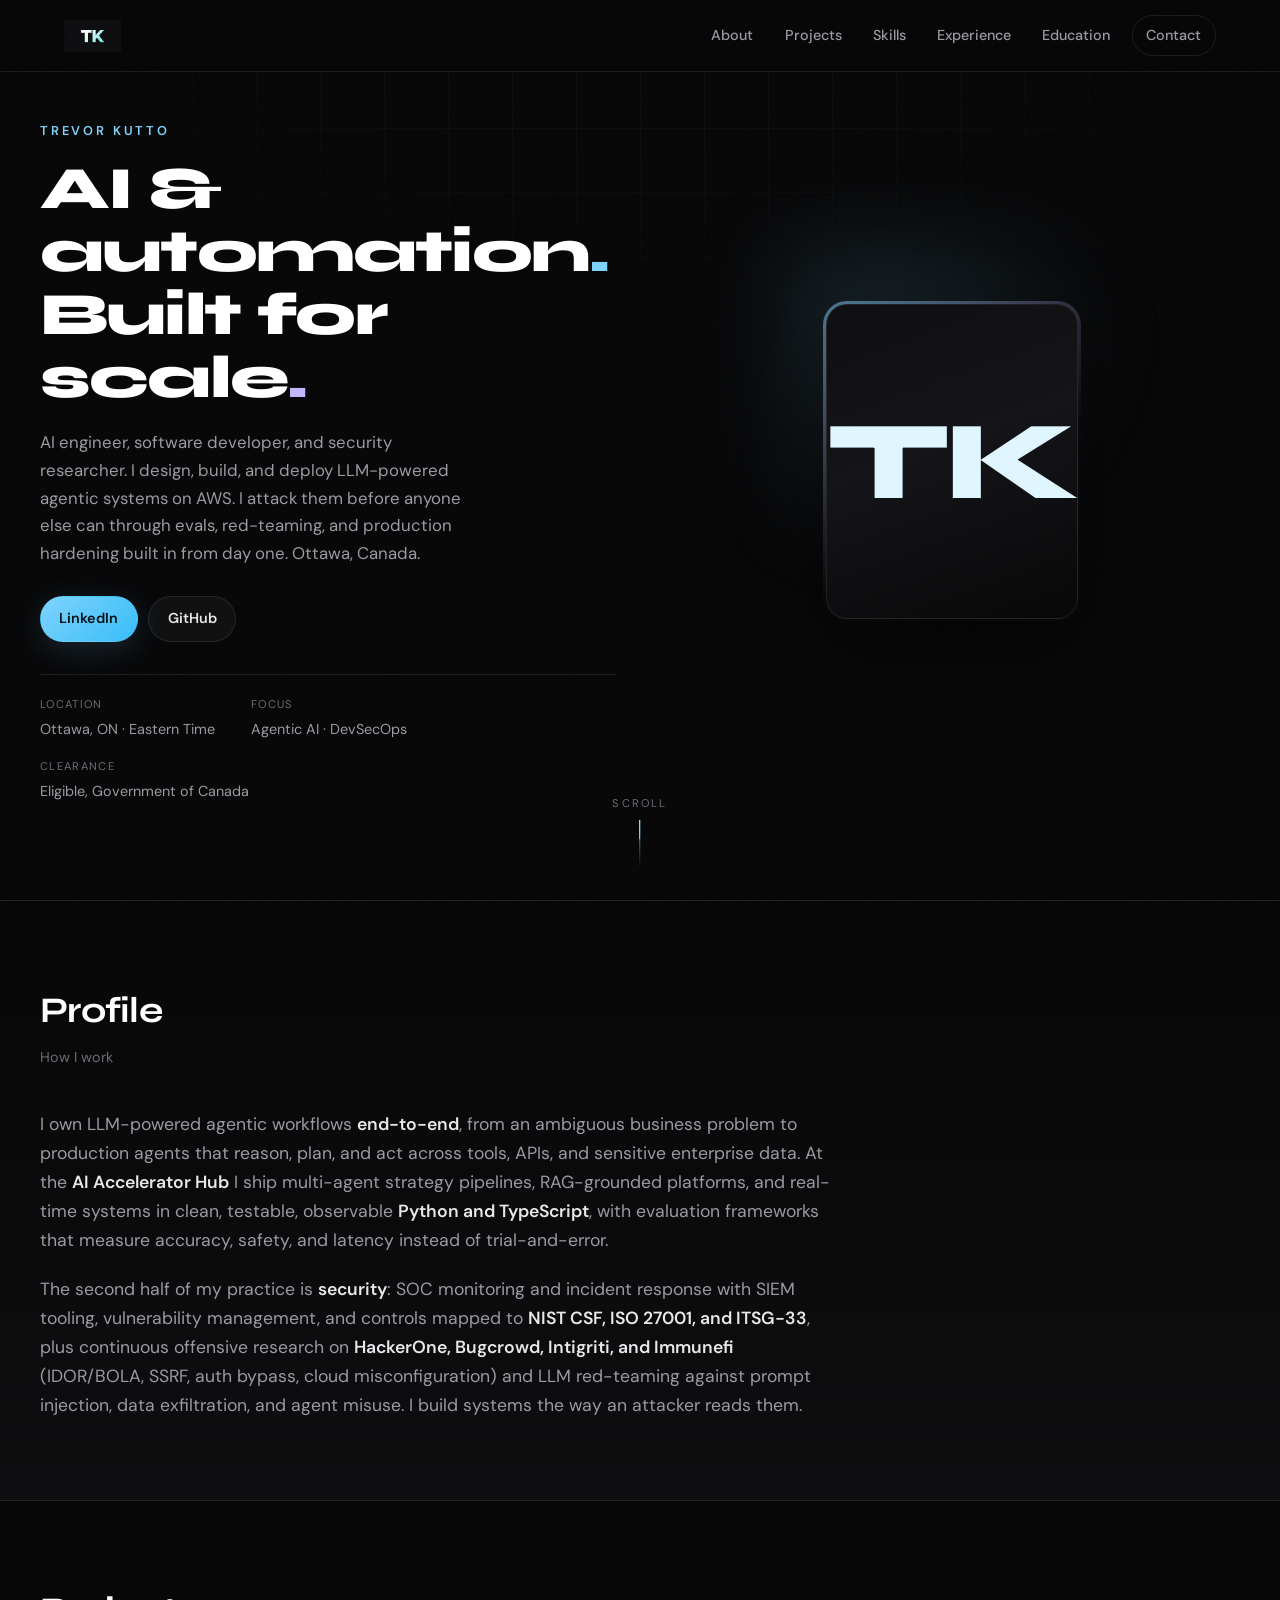
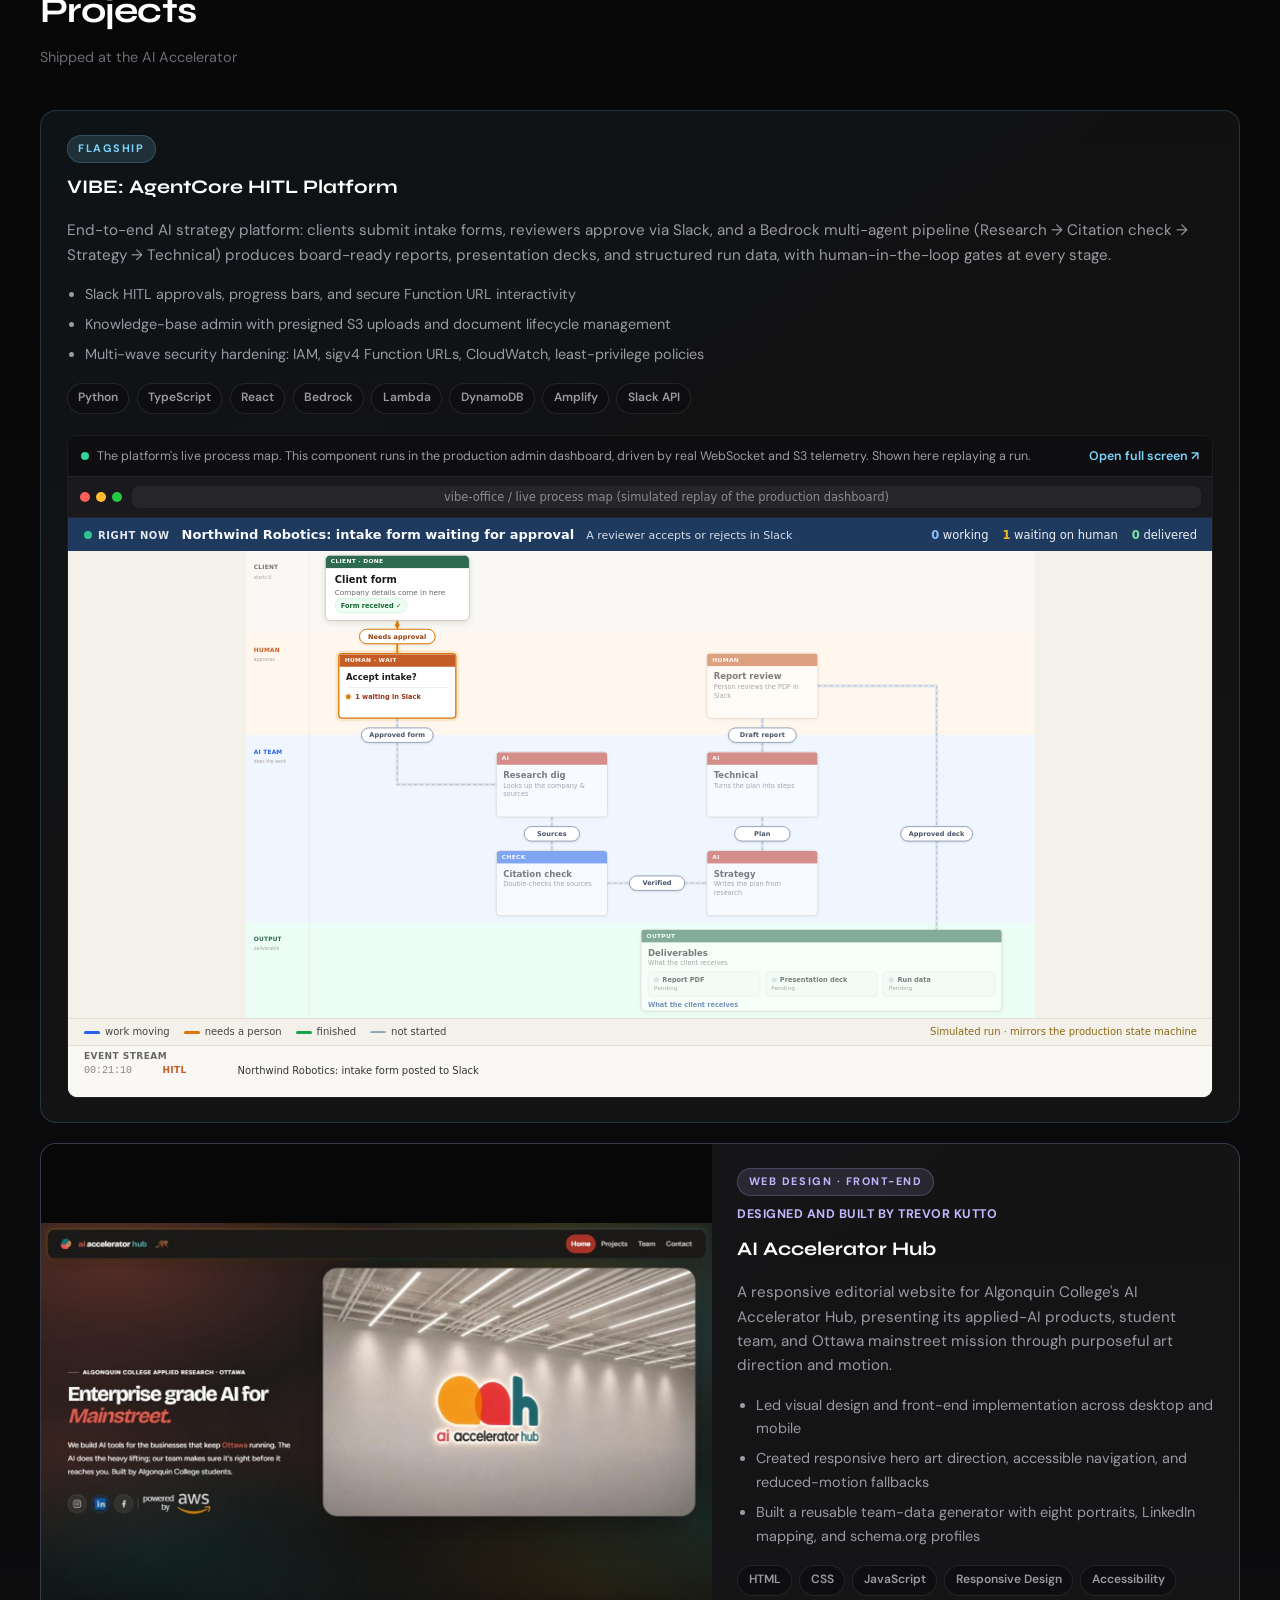
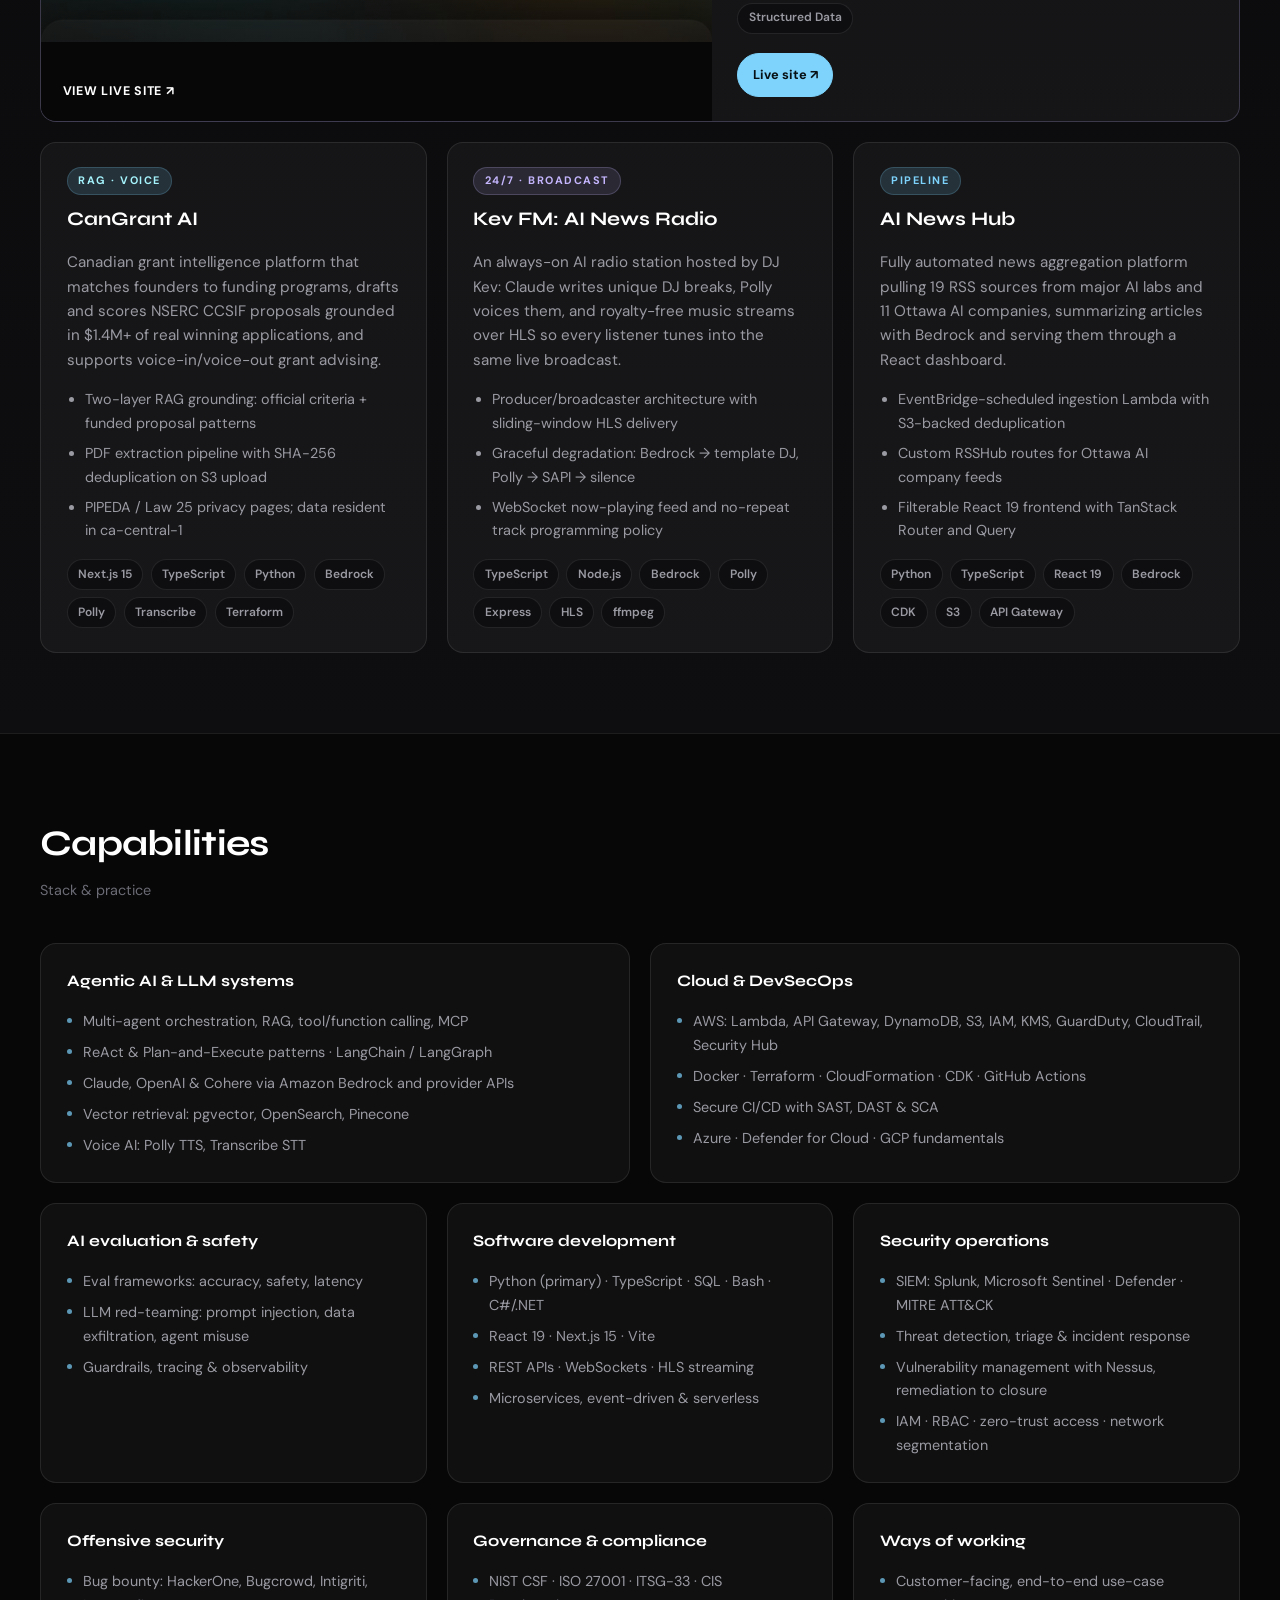
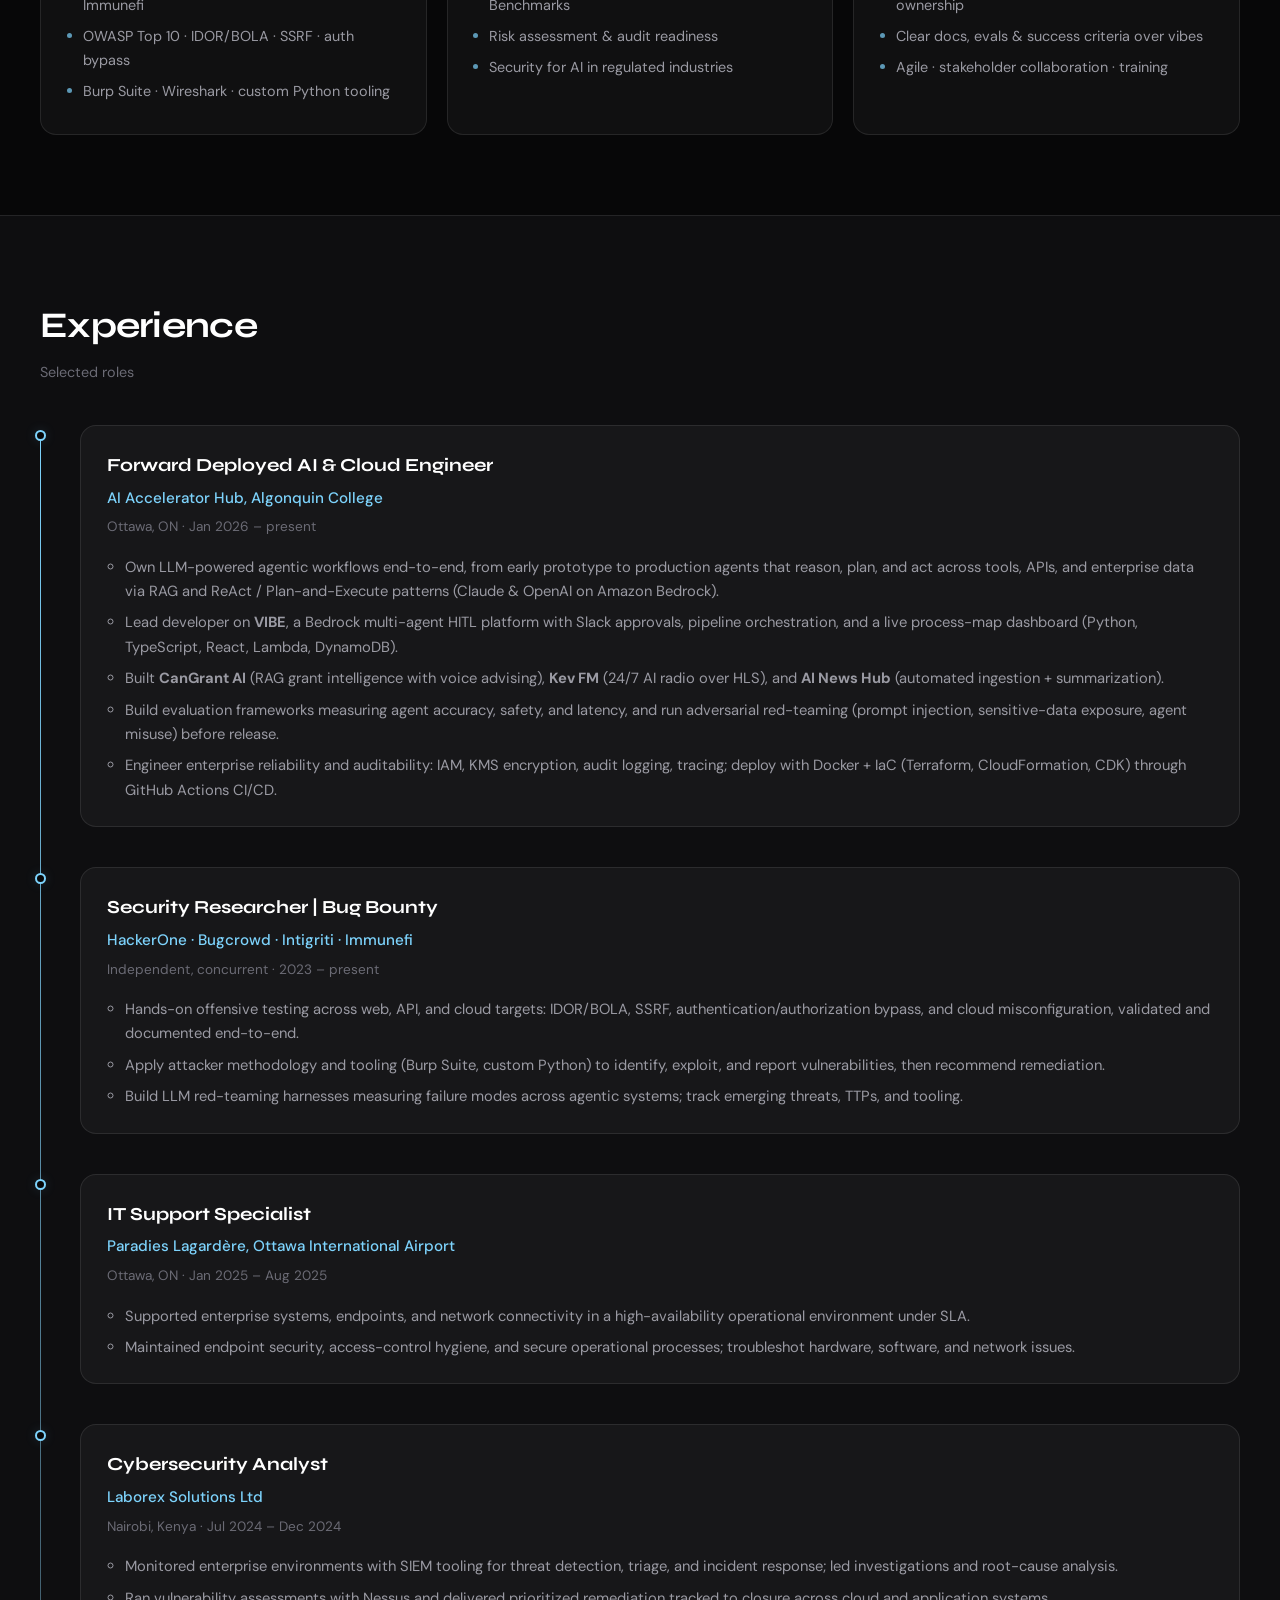
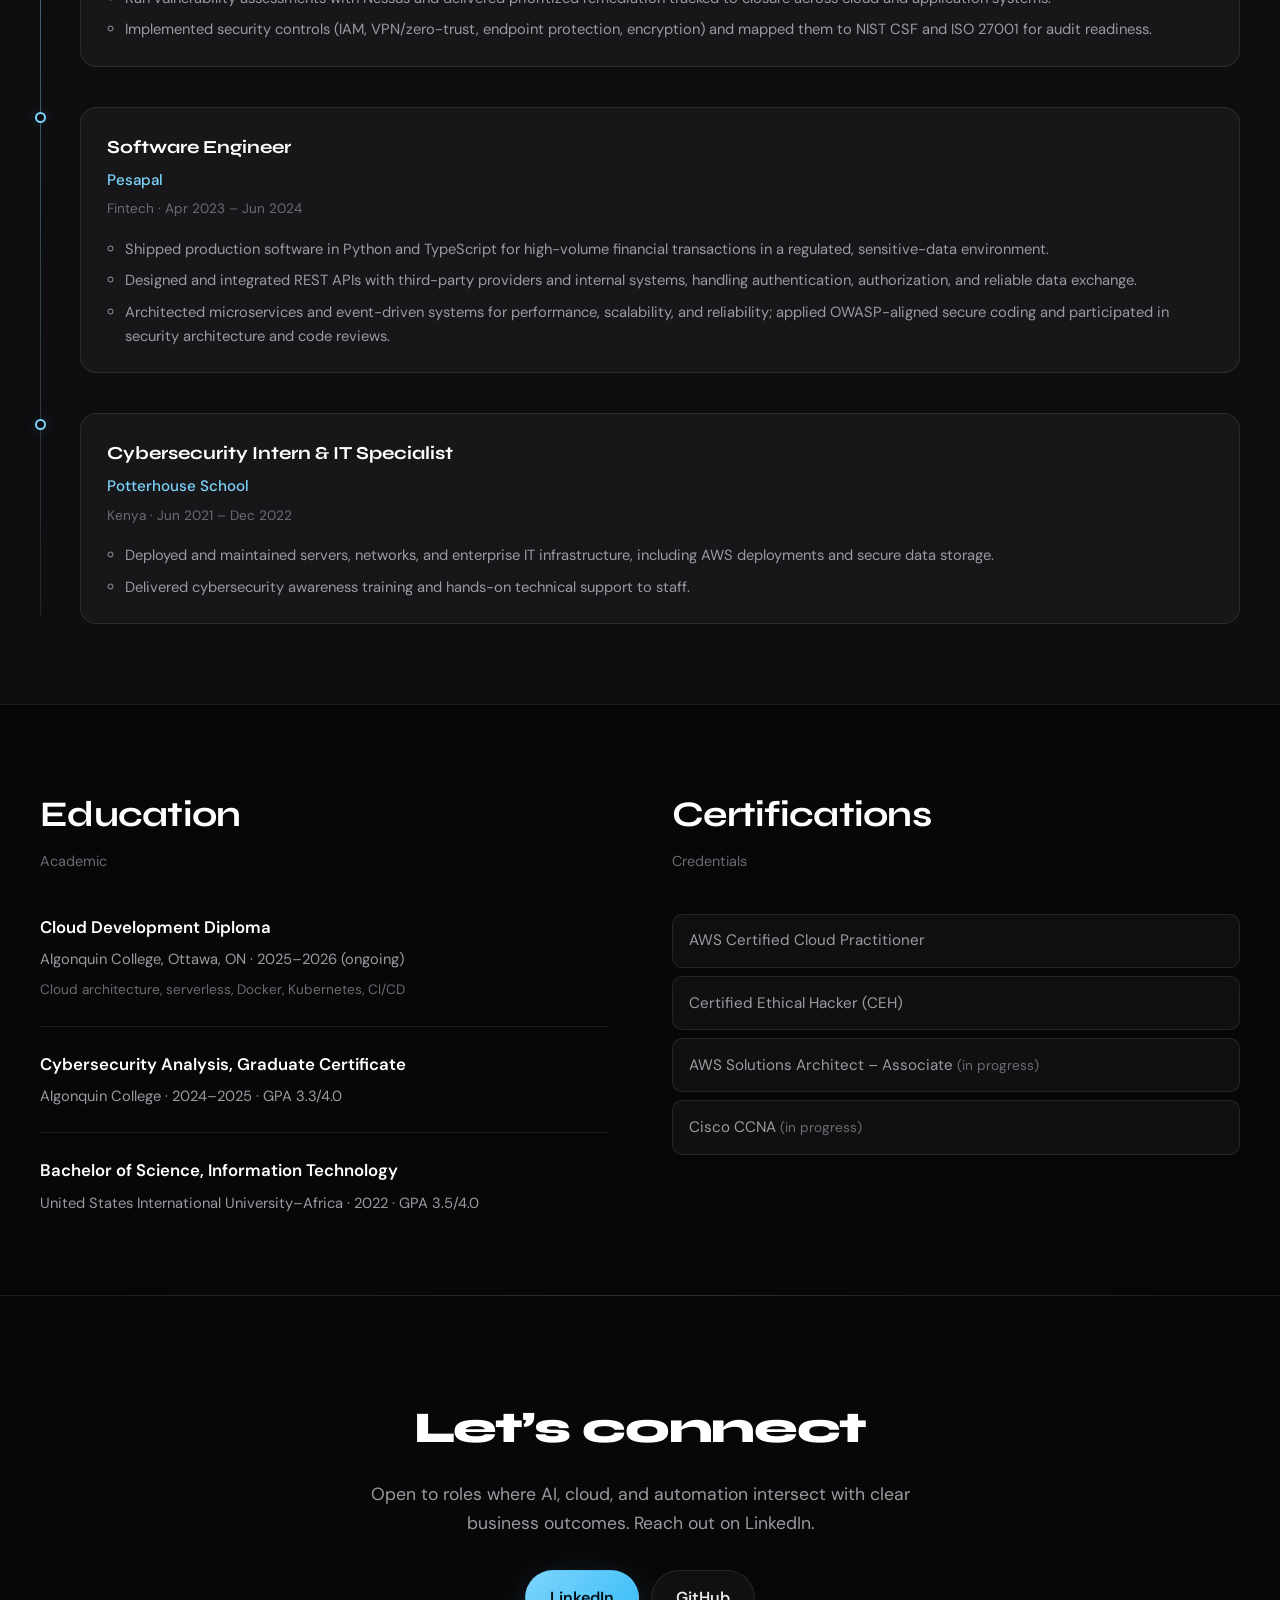
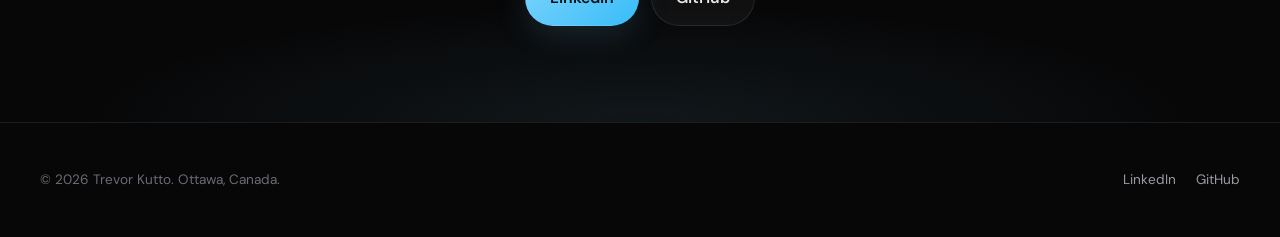
<file: index.html>
<!DOCTYPE html>
<html lang="en">
  <head>
    <meta charset="UTF-8" />
    <meta http-equiv="Cache-Control" content="no-cache, no-store, must-revalidate" />
    <meta http-equiv="Pragma" content="no-cache" />
    <meta http-equiv="Expires" content="0" />
    <meta name="viewport" content="width=device-width, initial-scale=1.0" />
    <meta
      name="description"
      content="Trevor Kutto | AI Engineer, Software Developer and Cybersecurity. Ottawa, Canada. Agentic LLM systems, Bedrock, RAG, AWS, DevSecOps, offensive security research."
    />
    <meta property="og:title" content="Trevor Kutto | AI Engineer · Software Developer · Cybersecurity" />
    <meta property="og:description" content="Agentic LLM systems, secure cloud platforms, and hands-on security research, shipped to production on AWS." />
    <meta property="og:type" content="website" />
    <meta name="theme-color" content="#070708" />
    <link rel="icon" href="images/tk-favicon.png?v=20260716-1145" type="image/png" />
    <title>Trevor Kutto | AI Engineer · Software Developer · Cybersecurity</title>
    <link rel="preconnect" href="https://fonts.googleapis.com" />
    <link rel="preconnect" href="https://fonts.gstatic.com" crossorigin />
    <link
      href="https://fonts.googleapis.com/css2?family=DM+Sans:ital,opsz,wght@0,9..40,400;0,9..40,500;0,9..40,600;0,9..40,700;1,9..40,400&family=Syne:wght@500;600;700;800&display=swap"
      rel="stylesheet"
    />
    <link rel="stylesheet" href="css/styles.css?v=20260811-0950" />
  </head>
  <body>
    <a class="skip-link" href="#main">Skip to content</a>
    <div class="noise" aria-hidden="true"></div>
    <header class="site-header">
      <div class="site-header__inner">
        <a class="logo" href="#" aria-label="Trevor Kutto home">
          <img class="logo__img" src="images/tk-logo-header.png?v=20260716-1145" alt="" width="72" height="40" decoding="async" />
        </a>
        <nav class="nav" aria-label="Primary">
          <button type="button" class="nav__toggle" aria-expanded="false" aria-controls="nav-menu">
            <span class="nav__toggle-bar"></span>
            <span class="nav__toggle-bar"></span>
          </button>
          <ul id="nav-menu" class="nav__list">
            <li><a href="#about">About</a></li>
            <li><a href="#projects">Projects</a></li>
            <li><a href="#skills">Skills</a></li>
            <li><a href="#experience">Experience</a></li>
            <li><a href="#education">Education</a></li>
            <li><a href="#contact" class="nav__cta">Contact</a></li>
          </ul>
        </nav>
      </div>
    </header>

    <main id="main">
      <section class="hero" aria-labelledby="hero-title">
        <div class="hero__grid" aria-hidden="true"></div>
        <div class="hero__content">
          <div class="hero__text">
            <p class="eyebrow" data-reveal>Trevor Kutto</p>
            <h1 id="hero-title" class="hero__title" data-reveal>
              AI &amp; automation<span class="hero__title-accent">.</span><br />
              Built for scale<span class="hero__title-dot">.</span>
            </h1>
            <p class="hero__lead" data-reveal>
              AI engineer, software developer, and security researcher. I design, build, and deploy LLM-powered
              agentic systems on AWS. I attack them before anyone else can through evals, red-teaming, and
              production hardening built in from day one. Ottawa, Canada.
            </p>
            <div class="hero__actions" data-reveal>
              <a class="btn btn--primary" href="https://www.linkedin.com/in/trevor-kutto-b52782327" target="_blank" rel="noopener noreferrer">
                LinkedIn
              </a>
              <a class="btn btn--ghost" href="https://github.com/Sighopss" target="_blank" rel="noopener noreferrer">GitHub</a>
            </div>
            <dl class="hero__meta" data-reveal>
              <div>
                <dt>Location</dt>
                <dd>Ottawa, ON · Eastern Time</dd>
              </div>
              <div>
                <dt>Focus</dt>
                <dd>Agentic AI · DevSecOps</dd>
              </div>
              <div>
                <dt>Clearance</dt>
                <dd>Eligible, Government of Canada</dd>
              </div>
            </dl>
          </div>
          <div class="hero__visual" data-reveal>
            <div class="hero__frame">
              <div class="hero__avatar" role="img" aria-label="Trevor Kutto initials">
                <span class="hero__avatar-initials">TK</span>
              </div>
            </div>
          </div>
        </div>
        <div class="hero__scroll" aria-hidden="true">
          <span>Scroll</span>
          <span class="hero__scroll-line"></span>
        </div>
      </section>

      <section id="about" class="section section--about">
        <div class="section__inner">
          <header class="section__head">
            <h2 class="section__title">Profile</h2>
            <p class="section__kicker">How I work</p>
          </header>
          <div class="about__layout">
            <p class="about__statement">
              I own LLM-powered agentic workflows <strong>end-to-end</strong>, from an ambiguous business problem to
              production agents that reason, plan, and act across tools, APIs, and sensitive enterprise data. At the
              <strong>AI Accelerator Hub</strong> I ship multi-agent strategy pipelines, RAG-grounded platforms, and
              real-time systems in clean, testable, observable <strong>Python and TypeScript</strong>, with evaluation
              frameworks that measure accuracy, safety, and latency instead of trial-and-error.
            </p>
            <p class="about__statement">
              The second half of my practice is <strong>security</strong>: SOC monitoring and incident response with
              SIEM tooling, vulnerability management, and controls mapped to <strong>NIST CSF, ISO 27001, and
              ITSG-33</strong>, plus continuous offensive research on <strong>HackerOne, Bugcrowd, Intigriti, and
              Immunefi</strong> (IDOR/BOLA, SSRF, auth bypass, cloud misconfiguration) and LLM red-teaming against
              prompt injection, data exfiltration, and agent misuse. I build systems the way an attacker reads them.
            </p>
          </div>
        </div>
      </section>

      <section id="projects" class="section section--projects">
        <div class="section__inner">
          <header class="section__head">
            <h2 class="section__title">Projects</h2>
            <p class="section__kicker">Shipped at the AI Accelerator</p>
          </header>
          <div class="projects">
            <article class="project-card project-card--featured">
              <div class="project-card__top">
                <span class="project-card__badge">Flagship</span>
                <h3>VIBE: AgentCore HITL Platform</h3>
              </div>
              <p class="project-card__summary">
                End-to-end AI strategy platform: clients submit intake forms, reviewers approve via Slack, and a
                Bedrock multi-agent pipeline (Research → Citation check → Strategy → Technical) produces board-ready
                reports, presentation decks, and structured run data, with human-in-the-loop gates at every stage.
              </p>
              <ul class="project-card__highlights">
                <li>Slack HITL approvals, progress bars, and secure Function URL interactivity</li>
                <li>Knowledge-base admin with presigned S3 uploads and document lifecycle management</li>
                <li>Multi-wave security hardening: IAM, sigv4 Function URLs, CloudWatch, least-privilege policies</li>
              </ul>
              <div class="project-card__stack" aria-label="Technologies used">
                <span>Python</span><span>TypeScript</span><span>React</span><span>Bedrock</span><span>Lambda</span><span>DynamoDB</span><span>Amplify</span><span>Slack API</span>
              </div>
              <div id="vibe-demo" class="project-card__demo">
                <div class="project-card__demo-head">
                  <span class="project-card__demo-live"><i aria-hidden="true"></i> The platform's live process map. This component runs in the production admin dashboard, driven by real WebSocket and S3 telemetry. Shown here replaying a run.</span>
                  <a href="projects/vibe-live/process-map.html?v=20260716-1145" target="_blank" rel="noopener noreferrer">Open full screen ↗</a>
                </div>
                <iframe
                  src="projects/vibe-live/process-map.html?embed=1&amp;v=20260716-1145"
                  title="VIBE live process map: the production pipeline visualization, replaying a run"
                  loading="eager"
                  scrolling="no"
                ></iframe>
              </div>
            </article>

            <!-- Reusable case-study component; content lives in js/main.js. -->
            <article class="project-card project-card--case-study" data-project-case-study="ai-accelerator-hub" aria-label="AI Accelerator Hub website case study">
              <a class="project-case__visual" href="https://acceleratorhub.ai" target="_blank" rel="noopener noreferrer">
                <img src="images/ai-accelerator-hub-site.jpg?v=20260811-0950" width="1440" height="900" loading="lazy" alt="AI Accelerator Hub website designed by Trevor Kutto">
                <span>View live site ↗</span>
              </a>
              <div class="project-case__body">
                <div class="project-card__top">
                  <span class="project-card__badge project-card__badge--warm">Web design · Front-end</span>
                  <p class="project-case__role">Designed and built by Trevor Kutto</p>
                  <h3>AI Accelerator Hub</h3>
                </div>
                <p class="project-card__summary">A responsive editorial website for Algonquin College's AI Accelerator Hub, presenting its applied-AI products, student team, and Ottawa mainstreet mission through purposeful art direction and motion.</p>
                <ul class="project-card__highlights">
                  <li>Led visual design and front-end implementation across desktop and mobile</li>
                  <li>Created responsive hero art direction, accessible navigation, and reduced-motion fallbacks</li>
                  <li>Built a reusable team-data generator with eight portraits, LinkedIn mapping, and schema.org profiles</li>
                </ul>
                <div class="project-card__stack" aria-label="Technologies used"><span>HTML</span><span>CSS</span><span>JavaScript</span><span>Responsive Design</span><span>Accessibility</span><span>Structured Data</span></div>
                <div class="project-case__actions"><a href="https://acceleratorhub.ai" target="_blank" rel="noopener noreferrer">Live site ↗</a></div>
              </div>
            </article>

            <article class="project-card">
              <div class="project-card__top">
                <span class="project-card__badge project-card__badge--accent">RAG · Voice</span>
                <h3>CanGrant AI</h3>
              </div>
              <p class="project-card__summary">
                Canadian grant intelligence platform that matches founders to funding programs, drafts and scores
                NSERC CCSIF proposals grounded in $1.4M+ of real winning applications, and supports voice-in/voice-out
                grant advising.
              </p>
              <ul class="project-card__highlights">
                <li>Two-layer RAG grounding: official criteria + funded proposal patterns</li>
                <li>PDF extraction pipeline with SHA-256 deduplication on S3 upload</li>
                <li>PIPEDA / Law 25 privacy pages; data resident in ca-central-1</li>
              </ul>
              <div class="project-card__stack" aria-label="Technologies used">
                <span>Next.js 15</span><span>TypeScript</span><span>Python</span><span>Bedrock</span><span>Polly</span><span>Transcribe</span><span>Terraform</span>
              </div>
            </article>

            <article class="project-card">
              <div class="project-card__top">
                <span class="project-card__badge project-card__badge--warm">24/7 · Broadcast</span>
                <h3>Kev FM: AI News Radio</h3>
              </div>
              <p class="project-card__summary">
                An always-on AI radio station hosted by DJ Kev: Claude writes unique DJ breaks, Polly voices them, and
                royalty-free music streams over HLS so every listener tunes into the same live broadcast.
              </p>
              <ul class="project-card__highlights">
                <li>Producer/broadcaster architecture with sliding-window HLS delivery</li>
                <li>Graceful degradation: Bedrock → template DJ, Polly → SAPI → silence</li>
                <li>WebSocket now-playing feed and no-repeat track programming policy</li>
              </ul>
              <div class="project-card__stack" aria-label="Technologies used">
                <span>TypeScript</span><span>Node.js</span><span>Bedrock</span><span>Polly</span><span>Express</span><span>HLS</span><span>ffmpeg</span>
              </div>
            </article>

            <article class="project-card">
              <div class="project-card__top">
                <span class="project-card__badge">Pipeline</span>
                <h3>AI News Hub</h3>
              </div>
              <p class="project-card__summary">
                Fully automated news aggregation platform pulling 19 RSS sources from major AI labs and 11 Ottawa AI
                companies, summarizing articles with Bedrock and serving them through a React dashboard.
              </p>
              <ul class="project-card__highlights">
                <li>EventBridge-scheduled ingestion Lambda with S3-backed deduplication</li>
                <li>Custom RSSHub routes for Ottawa AI company feeds</li>
                <li>Filterable React 19 frontend with TanStack Router and Query</li>
              </ul>
              <div class="project-card__stack" aria-label="Technologies used">
                <span>Python</span><span>TypeScript</span><span>React 19</span><span>Bedrock</span><span>CDK</span><span>S3</span><span>API Gateway</span>
              </div>
            </article>
          </div>
        </div>
      </section>

      <section id="skills" class="section section--skills">
        <div class="section__inner">
          <header class="section__head">
            <h2 class="section__title">Capabilities</h2>
            <p class="section__kicker">Stack &amp; practice</p>
          </header>
          <div class="bento">
            <article class="bento__card bento__card--wide">
              <h3>Agentic AI &amp; LLM systems</h3>
              <ul class="tag-list">
                <li>Multi-agent orchestration, RAG, tool/function calling, MCP</li>
                <li>ReAct &amp; Plan-and-Execute patterns · LangChain / LangGraph</li>
                <li>Claude, OpenAI &amp; Cohere via Amazon Bedrock and provider APIs</li>
                <li>Vector retrieval: pgvector, OpenSearch, Pinecone</li>
                <li>Voice AI: Polly TTS, Transcribe STT</li>
              </ul>
            </article>
            <article class="bento__card bento__card--wide">
              <h3>Cloud &amp; DevSecOps</h3>
              <ul class="tag-list">
                <li>AWS: Lambda, API Gateway, DynamoDB, S3, IAM, KMS, GuardDuty, CloudTrail, Security Hub</li>
                <li>Docker · Terraform · CloudFormation · CDK · GitHub Actions</li>
                <li>Secure CI/CD with SAST, DAST &amp; SCA</li>
                <li>Azure · Defender for Cloud · GCP fundamentals</li>
              </ul>
            </article>
            <article class="bento__card">
              <h3>AI evaluation &amp; safety</h3>
              <ul class="tag-list">
                <li>Eval frameworks: accuracy, safety, latency</li>
                <li>LLM red-teaming: prompt injection, data exfiltration, agent misuse</li>
                <li>Guardrails, tracing &amp; observability</li>
              </ul>
            </article>
            <article class="bento__card">
              <h3>Software development</h3>
              <ul class="tag-list">
                <li>Python (primary) · TypeScript · SQL · Bash · C#/.NET</li>
                <li>React 19 · Next.js 15 · Vite</li>
                <li>REST APIs · WebSockets · HLS streaming</li>
                <li>Microservices, event-driven &amp; serverless</li>
              </ul>
            </article>
            <article class="bento__card">
              <h3>Security operations</h3>
              <ul class="tag-list">
                <li>SIEM: Splunk, Microsoft Sentinel · Defender · MITRE ATT&amp;CK</li>
                <li>Threat detection, triage &amp; incident response</li>
                <li>Vulnerability management with Nessus, remediation to closure</li>
                <li>IAM · RBAC · zero-trust access · network segmentation</li>
              </ul>
            </article>
            <article class="bento__card">
              <h3>Offensive security</h3>
              <ul class="tag-list">
                <li>Bug bounty: HackerOne, Bugcrowd, Intigriti, Immunefi</li>
                <li>OWASP Top 10 · IDOR/BOLA · SSRF · auth bypass</li>
                <li>Burp Suite · Wireshark · custom Python tooling</li>
              </ul>
            </article>
            <article class="bento__card">
              <h3>Governance &amp; compliance</h3>
              <ul class="tag-list">
                <li>NIST CSF · ISO 27001 · ITSG-33 · CIS Benchmarks</li>
                <li>Risk assessment &amp; audit readiness</li>
                <li>Security for AI in regulated industries</li>
              </ul>
            </article>
            <article class="bento__card">
              <h3>Ways of working</h3>
              <ul class="tag-list">
                <li>Customer-facing, end-to-end use-case ownership</li>
                <li>Clear docs, evals &amp; success criteria over vibes</li>
                <li>Agile · stakeholder collaboration · training</li>
              </ul>
            </article>
          </div>
        </div>
      </section>

      <section id="experience" class="section section--experience">
        <div class="section__inner">
          <header class="section__head">
            <h2 class="section__title">Experience</h2>
            <p class="section__kicker">Selected roles</p>
          </header>
          <ol class="timeline">
            <li class="timeline__item">
              <div class="timeline__marker" aria-hidden="true"></div>
              <article class="timeline__card">
                <header class="timeline__head">
                  <h3>Forward Deployed AI &amp; Cloud Engineer</h3>
                  <p class="timeline__org">AI Accelerator Hub, Algonquin College</p>
                  <p class="timeline__meta"><span>Ottawa, ON</span> · <time datetime="2026-01">Jan 2026</time> – present</p>
                </header>
                <ul class="timeline__bullets">
                  <li>Own LLM-powered agentic workflows end-to-end, from early prototype to production agents that reason, plan, and act across tools, APIs, and enterprise data via RAG and ReAct / Plan-and-Execute patterns (Claude &amp; OpenAI on Amazon Bedrock).</li>
                  <li>Lead developer on <strong>VIBE</strong>, a Bedrock multi-agent HITL platform with Slack approvals, pipeline orchestration, and a live process-map dashboard (Python, TypeScript, React, Lambda, DynamoDB).</li>
                  <li>Built <strong>CanGrant AI</strong> (RAG grant intelligence with voice advising), <strong>Kev&nbsp;FM</strong> (24/7 AI radio over HLS), and <strong>AI News Hub</strong> (automated ingestion + summarization).</li>
                  <li>Build evaluation frameworks measuring agent accuracy, safety, and latency, and run adversarial red-teaming (prompt injection, sensitive-data exposure, agent misuse) before release.</li>
                  <li>Engineer enterprise reliability and auditability: IAM, KMS encryption, audit logging, tracing; deploy with Docker + IaC (Terraform, CloudFormation, CDK) through GitHub Actions CI/CD.</li>
                </ul>
              </article>
            </li>
            <li class="timeline__item">
              <div class="timeline__marker" aria-hidden="true"></div>
              <article class="timeline__card">
                <header class="timeline__head">
                  <h3>Security Researcher | Bug Bounty</h3>
                  <p class="timeline__org">HackerOne · Bugcrowd · Intigriti · Immunefi</p>
                  <p class="timeline__meta"><span>Independent, concurrent</span> · <time datetime="2023">2023</time> – present</p>
                </header>
                <ul class="timeline__bullets">
                  <li>Hands-on offensive testing across web, API, and cloud targets: IDOR/BOLA, SSRF, authentication/authorization bypass, and cloud misconfiguration, validated and documented end-to-end.</li>
                  <li>Apply attacker methodology and tooling (Burp Suite, custom Python) to identify, exploit, and report vulnerabilities, then recommend remediation.</li>
                  <li>Build LLM red-teaming harnesses measuring failure modes across agentic systems; track emerging threats, TTPs, and tooling.</li>
                </ul>
              </article>
            </li>
            <li class="timeline__item">
              <div class="timeline__marker" aria-hidden="true"></div>
              <article class="timeline__card">
                <header class="timeline__head">
                  <h3>IT Support Specialist</h3>
                  <p class="timeline__org">Paradies Lagardère, Ottawa International Airport</p>
                  <p class="timeline__meta"><span>Ottawa, ON</span> · <time datetime="2025-01">Jan 2025</time> – <time datetime="2025-08">Aug 2025</time></p>
                </header>
                <ul class="timeline__bullets">
                  <li>Supported enterprise systems, endpoints, and network connectivity in a high-availability operational environment under SLA.</li>
                  <li>Maintained endpoint security, access-control hygiene, and secure operational processes; troubleshot hardware, software, and network issues.</li>
                </ul>
              </article>
            </li>
            <li class="timeline__item">
              <div class="timeline__marker" aria-hidden="true"></div>
              <article class="timeline__card">
                <header class="timeline__head">
                  <h3>Cybersecurity Analyst</h3>
                  <p class="timeline__org">Laborex Solutions Ltd</p>
                  <p class="timeline__meta"><span>Nairobi, Kenya</span> · <time datetime="2024-07">Jul 2024</time> – <time datetime="2024-12">Dec 2024</time></p>
                </header>
                <ul class="timeline__bullets">
                  <li>Monitored enterprise environments with SIEM tooling for threat detection, triage, and incident response; led investigations and root-cause analysis.</li>
                  <li>Ran vulnerability assessments with Nessus and delivered prioritized remediation tracked to closure across cloud and application systems.</li>
                  <li>Implemented security controls (IAM, VPN/zero-trust, endpoint protection, encryption) and mapped them to NIST CSF and ISO 27001 for audit readiness.</li>
                </ul>
              </article>
            </li>
            <li class="timeline__item">
              <div class="timeline__marker" aria-hidden="true"></div>
              <article class="timeline__card">
                <header class="timeline__head">
                  <h3>Software Engineer</h3>
                  <p class="timeline__org">Pesapal</p>
                  <p class="timeline__meta"><span>Fintech</span> · <time datetime="2023-04">Apr 2023</time> – <time datetime="2024-06">Jun 2024</time></p>
                </header>
                <ul class="timeline__bullets">
                  <li>Shipped production software in Python and TypeScript for high-volume financial transactions in a regulated, sensitive-data environment.</li>
                  <li>Designed and integrated REST APIs with third-party providers and internal systems, handling authentication, authorization, and reliable data exchange.</li>
                  <li>Architected microservices and event-driven systems for performance, scalability, and reliability; applied OWASP-aligned secure coding and participated in security architecture and code reviews.</li>
                </ul>
              </article>
            </li>
            <li class="timeline__item">
              <div class="timeline__marker" aria-hidden="true"></div>
              <article class="timeline__card">
                <header class="timeline__head">
                  <h3>Cybersecurity Intern &amp; IT Specialist</h3>
                  <p class="timeline__org">Potterhouse School</p>
                  <p class="timeline__meta"><span>Kenya</span> · <time datetime="2021-06">Jun 2021</time> – <time datetime="2022-12">Dec 2022</time></p>
                </header>
                <ul class="timeline__bullets">
                  <li>Deployed and maintained servers, networks, and enterprise IT infrastructure, including AWS deployments and secure data storage.</li>
                  <li>Delivered cybersecurity awareness training and hands-on technical support to staff.</li>
                </ul>
              </article>
            </li>
          </ol>
        </div>
      </section>

      <section id="education" class="section section--education">
        <div class="section__inner section__inner--split">
          <div>
            <header class="section__head">
              <h2 class="section__title">Education</h2>
              <p class="section__kicker">Academic</p>
            </header>
            <ul class="edu-list">
              <li>
                <h3>Cloud Development Diploma</h3>
                <p>Algonquin College, Ottawa, ON · <time datetime="2025">2025</time>–<time datetime="2026">2026</time> (ongoing)</p>
                <p class="edu-list__note">Cloud architecture, serverless, Docker, Kubernetes, CI/CD</p>
              </li>
              <li>
                <h3>Cybersecurity Analysis, Graduate Certificate</h3>
                <p>Algonquin College · <time datetime="2024">2024</time>–<time datetime="2025">2025</time> · GPA 3.3/4.0</p>
              </li>
              <li>
                <h3>Bachelor of Science, Information Technology</h3>
                <p>United States International University–Africa · <time datetime="2022">2022</time> · GPA 3.5/4.0</p>
              </li>
            </ul>
          </div>
          <div>
            <header class="section__head">
              <h2 class="section__title">Certifications</h2>
              <p class="section__kicker">Credentials</p>
            </header>
            <ul class="cert-list">
              <li>AWS Certified Cloud Practitioner</li>
              <li>Certified Ethical Hacker (CEH)</li>
              <li>AWS Solutions Architect – Associate <span class="cert-list__pending">(in progress)</span></li>
              <li>Cisco CCNA <span class="cert-list__pending">(in progress)</span></li>
            </ul>
          </div>
        </div>
      </section>

      <section id="contact" class="section section--contact">
        <div class="section__inner section__inner--contact">
          <h2 class="contact__title">Let’s connect</h2>
          <p class="contact__lead">Open to roles where AI, cloud, and automation intersect with clear business outcomes. Reach out on LinkedIn.</p>
          <div class="contact__actions">
            <a class="btn btn--primary btn--lg" href="https://www.linkedin.com/in/trevor-kutto-b52782327" target="_blank" rel="noopener noreferrer">LinkedIn</a>
            <a class="btn btn--ghost btn--lg" href="https://github.com/Sighopss" target="_blank" rel="noopener noreferrer">GitHub</a>
          </div>
        </div>
      </section>
    </main>

    <footer class="site-footer">
      <div class="site-footer__inner">
        <p>© <span id="year"></span> Trevor Kutto. Ottawa, Canada.</p>
        <p class="site-footer__links">
          <a href="https://www.linkedin.com/in/trevor-kutto-b52782327" target="_blank" rel="noopener noreferrer">LinkedIn</a>
          <a href="https://github.com/Sighopss" target="_blank" rel="noopener noreferrer">GitHub</a>
        </p>
      </div>
    </footer>

    <script src="js/main.js?v=20260811-0950" defer></script>
  </body>
</html>
</file>
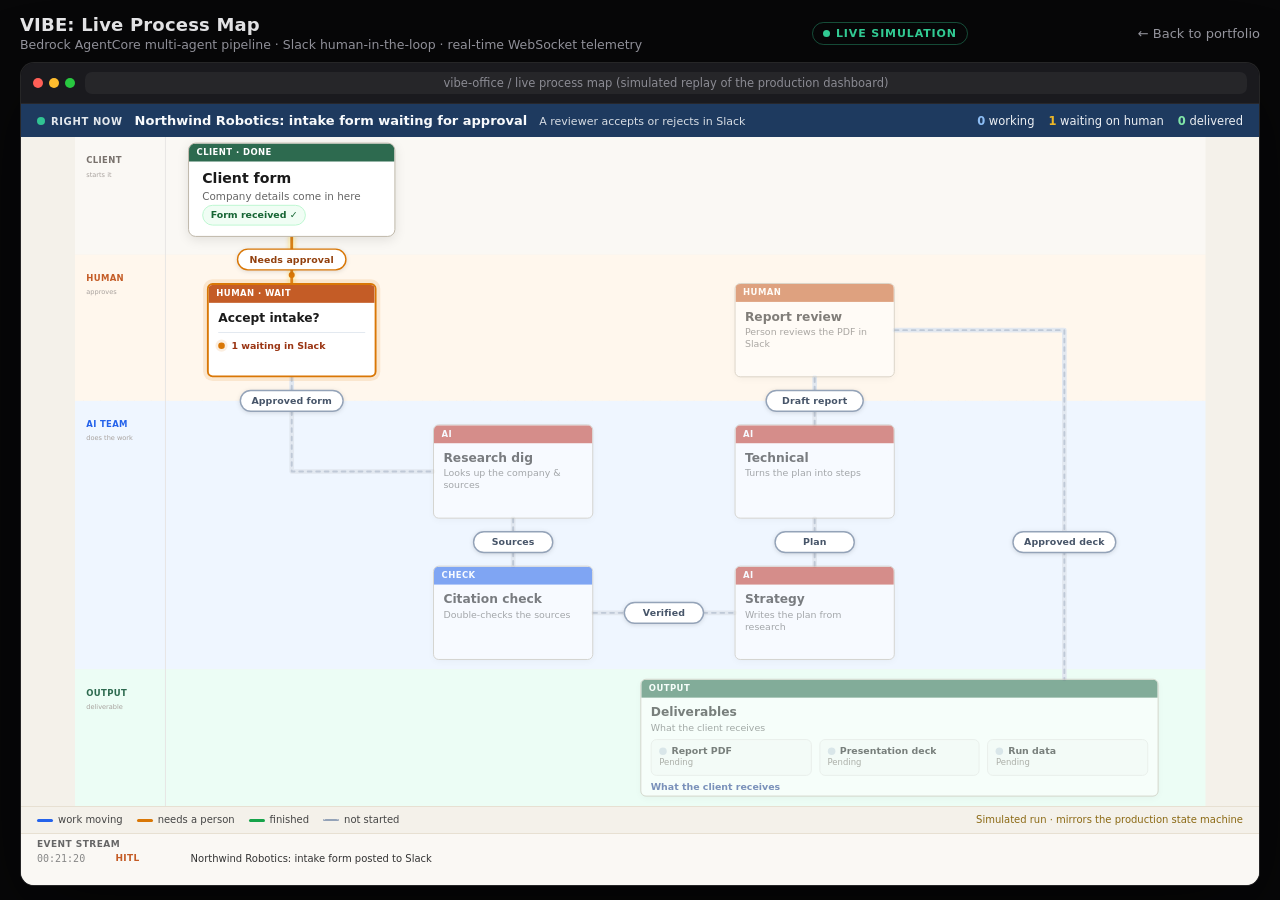
<file: projects/vibe-live/index.html>
<!DOCTYPE html>
<html lang="en">
<head>
<meta charset="UTF-8" />
<meta http-equiv="Cache-Control" content="no-cache, no-store, must-revalidate" />
<meta http-equiv="Pragma" content="no-cache" />
<meta http-equiv="Expires" content="0" />
<meta name="viewport" content="width=device-width, initial-scale=1.0" />
<meta name="description" content="Live simulation of VIBE, a Bedrock AgentCore multi-agent pipeline with Slack human-in-the-loop gates, visualized as a real-time process map." />
<meta name="theme-color" content="#070708" />
<title>VIBE: Live Process Map · Trevor Kutto</title>
<script>
  if (new URLSearchParams(window.location.search).get('embed') === '1') {
    document.documentElement.classList.add('is-embedded');
  }
</script>
<style>
  :root {
    --bg: #070708;
    --text: #e8e8ea;
    --text-muted: #9a9aa3;
    --accent: #7dd3fc;
    --border: rgba(255, 255, 255, 0.09);
    --font-sans: "DM Sans", system-ui, sans-serif;
  }
  * { box-sizing: border-box; }
  html, body { margin: 0; width: 100%; height: 100%; overflow: hidden; }
  body {
    background: var(--bg);
    color: var(--text);
    font-family: var(--font-sans);
    min-height: 100vh;
    min-height: 100dvh;
    -webkit-font-smoothing: antialiased;
  }
  .page {
    width: 100%;
    max-width: 1400px;
    height: 100vh;
    height: 100dvh;
    margin: 0 auto;
    padding: 14px 20px;
    display: flex;
    flex-direction: column;
    overflow: hidden;
  }
  html.is-embedded .page { max-width: none; padding: 0; }
  html.is-embedded .top { display: none; }
  html.is-embedded .frame { border: 0; border-radius: 0; box-shadow: none; }

  .top {
    display: flex;
    align-items: center;
    justify-content: space-between;
    gap: 12px;
    flex-wrap: wrap;
    margin-bottom: 10px;
  }
  .top a {
    color: var(--text-muted);
    text-decoration: none;
    font-size: 13px;
  }
  .top a:hover { color: var(--accent); }
  .top h1 {
    font-size: 18px;
    margin: 0;
    font-weight: 700;
    letter-spacing: 0.01em;
  }
  .top .sub {
    margin: 2px 0 0;
    font-size: 12.5px;
    color: var(--text-muted);
  }
  .badge {
    display: inline-flex;
    align-items: center;
    gap: 6px;
    font-size: 11px;
    font-weight: 700;
    letter-spacing: 0.08em;
    color: #34d399;
    border: 1px solid rgba(52, 211, 153, 0.35);
    border-radius: 999px;
    padding: 4px 10px;
    text-transform: uppercase;
  }
  .badge i {
    width: 7px; height: 7px; border-radius: 999px; background: #34d399;
    animation: ping 1.4s ease-out infinite;
  }
  @keyframes ping { 0% { box-shadow: 0 0 0 0 rgba(52,211,153,.5);} 70% { box-shadow: 0 0 0 7px transparent;} 100% { box-shadow: 0 0 0 0 transparent;} }

  /* Browser-chrome frame */
  .frame {
    flex: 1 1 auto;
    min-height: 0;
    border: 1px solid var(--border);
    border-radius: 14px;
    overflow: hidden;
    background: #101012;
    box-shadow: 0 24px 80px rgba(0,0,0,.45);
    display: flex;
    flex-direction: column;
  }
  .chrome {
    display: flex; align-items: center; gap: 10px;
    padding: 9px 12px;
    background: #1a1a1e;
    border-bottom: 1px solid rgba(255,255,255,.06);
  }
  .chrome .dots { display: flex; gap: 6px; }
  .chrome .dots i { width: 10px; height: 10px; border-radius: 999px; display: block; }
  .chrome .dots i:nth-child(1) { background: #ff5f57; }
  .chrome .dots i:nth-child(2) { background: #febc2e; }
  .chrome .dots i:nth-child(3) { background: #28c840; }
  .chrome .url {
    flex: 1; text-align: center;
    font-size: 11.5px; color: #8b8b93;
    background: rgba(255,255,255,.05);
    border-radius: 7px; padding: 4px 12px;
    white-space: nowrap; overflow: hidden; text-overflow: ellipsis;
  }

  /* ===== VibeOffice map (ported) ===== */
  .vo-app { flex: 1 1 auto; min-height: 0; background: #f4f1ea; color: #1a1a1a; font-family: 'Segoe UI', system-ui, sans-serif; display: flex; flex-direction: column; overflow: hidden; }
  .vo-now {
    display: flex; align-items: baseline; gap: 12px; flex-wrap: wrap;
    padding: 9px 16px;
    background: #1e3a5f; color: #f8fafc;
  }
  .vo-now__label {
    display: inline-flex; align-items: center; gap: 6px;
    font-size: 10px; font-weight: 700; letter-spacing: .06em; text-transform: uppercase;
    opacity: .9; white-space: nowrap;
  }
  .vo-now__pulse { width: 8px; height: 8px; border-radius: 999px; background: #34d399; animation: ping 1.4s ease-out infinite; }
  .vo-now__headline { font-size: 13px; font-weight: 700; }
  .vo-now__detail { font-size: 11px; opacity: .85; }
  .vo-chips { margin-left: auto; display: flex; gap: 14px; font-size: 11.5px; opacity: .95; white-space: nowrap; }
  .vo-chips b.live { color: #93c5fd; } .vo-chips b.wait { color: #fbbf24; } .vo-chips b.done { color: #86efac; }

  .vo-scale { position: relative; flex: 1 1 auto; min-height: 0; overflow: hidden; }
  .vo-stage {
    position: relative; width: 1200px; height: 710px;
    transform-origin: top left;
    opacity: 0;
  }
  .vo-stage.is-ready {
    opacity: 1;
    transition: opacity 140ms cubic-bezier(.22,1,.36,1);
    background-image: radial-gradient(#c8c0b0 1px, transparent 1px);
    background-size: 18px 18px;
    background-color: #f4f1ea;
  }
  .vo-stage svg.lanes, .vo-stage svg.edges { position: absolute; inset: 0; width: 100%; height: 100%; }
  .vo-stage svg.lanes { pointer-events: none; }
  .vo-stage svg.edges { overflow: visible; pointer-events: none; }
  .vo-lane-label { font-size: 9px; font-weight: 700; letter-spacing: .04em; }
  .vo-lane-hint { font-size: 7px; fill: #a8a29e; }

  .vo-rail__bloom { fill: none; stroke-width: 7; stroke-linecap: round; stroke-linejoin: round; display: none; }
  .vo-rail__pad { fill: none; stroke-width: 5; stroke-linecap: round; stroke-linejoin: round; }
  .vo-rail__core { fill: none; stroke-width: 2; stroke-linecap: round; stroke-linejoin: round; }
  .vo-rail__sweep { fill: none; stroke-width: 2.75; stroke-linecap: round; display: none; }
  .vo-rail__particle { display: none; }

  .vo-rail--live .vo-rail__bloom { display: block; stroke: #93c5fd; opacity: .35; filter: blur(2.2px); }
  .vo-rail--live .vo-rail__pad { stroke: #dbeafe; }
  .vo-rail--live .vo-rail__core { stroke: #3b82f6; opacity: .65; }
  .vo-rail--live .vo-rail__sweep { display: block; }
  .vo-rail--live .vo-rail__particle { display: block; }

  .vo-rail--wait .vo-rail__bloom { display: block; stroke: #fbbf24; opacity: .32; filter: blur(2.2px); }
  .vo-rail--wait .vo-rail__pad { stroke: #fef3c7; stroke-width: 7; }
  .vo-rail--wait .vo-rail__core { stroke: #d97706; stroke-width: 3; opacity: .9; animation: vo-breathe 2s ease-in-out infinite; }
  .vo-rail--wait .vo-rail__particle { display: block; fill: #d97706; }

  .vo-rail--done .vo-rail__bloom { display: block; stroke: #86efac; opacity: .22; stroke-width: 6; filter: blur(2.2px); }
  .vo-rail--done .vo-rail__pad { stroke: #dcfce7; }
  .vo-rail--done .vo-rail__core { stroke: #16a34a; opacity: .7; }

  .vo-rail--future .vo-rail__pad { stroke: #e2e8f0; }
  .vo-rail--future .vo-rail__core { stroke: #94a3b8; opacity: .45; stroke-dasharray: 4 5; }

  @keyframes vo-breathe { 0%,100% { opacity: .4; } 50% { opacity: .9; } }

  .vo-pill-bg { fill: #fff; stroke-width: 1.5; filter: drop-shadow(0 1px 2px rgba(0,0,0,.13)); }
  .vo-pill-text { font-size: 10px; font-weight: 700; letter-spacing: .01em; }
  .vo-rail--live .vo-pill-bg { stroke: #2563eb; } .vo-rail--live .vo-pill-text { fill: #1e40af; }
  .vo-rail--wait .vo-pill-bg { stroke: #d97706; } .vo-rail--wait .vo-pill-text { fill: #92400e; }
  .vo-rail--done .vo-pill-bg { stroke: #16a34a; } .vo-rail--done .vo-pill-text { fill: #166534; }
  .vo-rail--future .vo-pill-bg { stroke: #94a3b8; } .vo-rail--future .vo-pill-text { fill: #475569; }

  .vo-node {
    position: absolute;
    background: #fff;
    border: 1px solid #bdb5a6;
    border-radius: 6px;
    box-shadow: 0 2px 8px rgba(0,0,0,.07);
    overflow: hidden;
    display: flex; flex-direction: column;
    transition: border-color .25s ease, box-shadow .25s ease, opacity .25s ease;
  }
  .vo-node.is-idle, .vo-node.is-queued { opacity: .55; }
  .vo-node.is-live { border: 2px solid #2563eb; box-shadow: 0 0 0 4px rgba(37,99,235,.13), 0 4px 16px rgba(0,0,0,.12); opacity: 1; z-index: 3; }
  .vo-node.is-waiting { border: 2px solid #d97706; box-shadow: 0 0 0 4px rgba(217,119,6,.13); opacity: 1; z-index: 3; }
  .vo-node.is-done { opacity: 1; }

  .vo-node__header {
    color: #fff; font-size: 9px; font-weight: 700; letter-spacing: .05em;
    padding: 4px 8px; display: flex; justify-content: space-between; gap: 6px; align-items: center; flex-shrink: 0;
  }
  .vo-node__header > span { white-space: nowrap; overflow: hidden; text-overflow: ellipsis; line-height: 1.2; }
  .vo-node--client .vo-node__header { background: #8b6914; }
  .vo-node--human .vo-node__header { background: #c45c26; }
  .vo-node--ai .vo-node__header { background: #c0392b; }
  .vo-node--service .vo-node__header { background: #2563eb; }
  .vo-node--output .vo-node__header { background: #2d6a4f; }
  .vo-node.is-done.vo-node--client .vo-node__header { background: #2d6a4f; }
  .vo-node__live-dot { width: 6px; height: 6px; border-radius: 999px; background: #93c5fd; animation: ping 1.2s ease-out infinite; flex-shrink: 0; display: none; }
  .vo-node.is-live .vo-node__live-dot { display: block; }

  .vo-node__body { padding: 8px 10px 6px; flex: 1; display: flex; flex-direction: column; min-height: 0; }
  .vo-node__title { font-size: 13px; font-weight: 700; line-height: 1.2; }
  .vo-node__sub { font-size: 10px; line-height: 1.3; color: #666; margin-top: 2px; }
  .vo-node__activity {
    min-width: 0; color: #1e40af; font-size: 10px; font-weight: 600; line-height: 1.35;
    overflow-wrap: anywhere; text-wrap: pretty;
  }
  .vo-node__activity.muted { color: #57534e; margin-top: 6px; font-weight: 500; }
  .vo-node__activity.done { color: #166534; }
  .vo-node__activity.wait { color: #9a3412; }

  .vo-cast {
    display: none; align-items: flex-start; gap: 7px; min-width: 0;
    margin-top: 8px; padding-top: 7px; border-top: 1px solid #e2e8f0;
  }
  .vo-node.has-activity .vo-cast { display: flex; }
  .vo-node.has-activity .vo-node__sub { display: none; }
  .vo-status-dot {
    width: 7px; height: 7px; margin-top: 3px; border-radius: 50%; flex: 0 0 auto;
    background: #2563eb;
  }
  .vo-node.is-live .vo-status-dot { box-shadow: 0 0 0 3px rgba(37,99,235,.12); }
  .vo-node.is-waiting .vo-status-dot { background: #d97706; box-shadow: 0 0 0 3px rgba(217,119,6,.12); }
  .vo-node.is-done .vo-status-dot { background: #16a34a; }
  .vo-cast__meta { min-width: 0; flex: 1; }

  /* Client intake uses a dedicated layout so status changes never clip its copy. */
  .vo-node--client { border-radius: 8px; box-shadow: 0 3px 12px rgba(0,0,0,.1); }
  .vo-node--client .vo-node__body { padding: 10px 14px 12px; }
  .vo-node--client .vo-node__title { font-size: 15px; line-height: 1.15; }
  .vo-node--client .vo-node__sub { display: block !important; margin-top: 4px; font-size: 11px; line-height: 1.35; }
  .vo-intake-status {
    display: none; align-items: center; gap: 6px; align-self: flex-start;
    margin-top: auto; padding: 4px 8px; border: 1px solid #bbf7d0; border-radius: 999px;
    background: #f0fdf4; color: #166534; font-size: 10px; font-weight: 700; line-height: 1.2;
  }
  .vo-intake-status::before { content: ''; width: 6px; height: 6px; border-radius: 50%; background: #16a34a; flex: 0 0 auto; }
  .vo-who { margin-top: 4px; font-size: 10px; font-weight: 600; line-height: 1.3; color: #1e3a8a; min-width: 0; }
  .vo-who-name { white-space: nowrap; overflow: hidden; text-overflow: ellipsis; min-width: 0; }

  /* Deliverables tiles */
  .vo-out { display: flex; gap: 8px; margin-top: 6px; min-width: 0; }
  .vo-out__tile { flex: 1; min-width: 0; border: 1px solid #e7e5e4; border-radius: 6px; padding: 5px 8px 6px; background: #fafaf9; display: flex; flex-direction: column; gap: 1px; transition: border-color .25s, background .25s; }
  .vo-out__head { display: flex; align-items: center; gap: 5px; min-width: 0; }
  .vo-out__dot { width: 8px; height: 8px; border-radius: 999px; background: #cbd5e1; flex-shrink: 0; }
  .vo-out__name { font-size: 10px; font-weight: 700; line-height: 1.3; white-space: nowrap; overflow: hidden; text-overflow: ellipsis; }
  .vo-out__state { font-size: 9px; line-height: 1.3; color: #78716c; white-space: nowrap; }
  .vo-out__tile.is-ready { border-color: rgba(22,163,74,.4); background: #f0fdf4; }
  .vo-out__tile.is-ready .vo-out__dot { background: #16a34a; }
  .vo-out__tile.is-ready .vo-out__state { color: #166534; font-weight: 700; }
  .vo-out__tile.is-building { border-color: rgba(37,99,235,.4); background: #eff6ff; }
  .vo-out__tile.is-building .vo-out__dot { background: #2563eb; animation: ping 1.2s ease-out infinite; }
  .vo-out__tile.is-building .vo-out__state { color: #1e40af; font-weight: 600; }

  .vo-legend {
    display: flex; gap: 14px; flex-wrap: wrap; align-items: center;
    padding: 7px 16px 8px;
    background: #f4f1ea; color: #444; font-size: 10px;
    border-top: 1px solid #e7e0d2;
  }
  .vo-leg { display: inline-block; width: 16px; height: 3px; border-radius: 2px; margin-right: 5px; vertical-align: middle; }
  .vo-leg--done { background: #16a34a; }
  .vo-leg--wait { background: #d97706; }
  .vo-leg--live { background: #2563eb; }
  .vo-leg--future { border-top: 2px dashed #94a3b8; height: 0; background: transparent; }
  .vo-legend .note { margin-left: auto; color: #8b6914; }

  /* Event feed */
  .vo-feed { flex: 0 0 52px; overflow: hidden; background: #faf8f4; border-top: 1px solid #e7e0d2; padding: 5px 16px 6px; }
  .vo-feed h2 { margin: 0 0 3px; font-size: 9px; letter-spacing: .05em; text-transform: uppercase; color: #666; }
  .vo-feed ul { list-style: none; margin: 0; padding: 0; }
  .vo-feed li { display: grid; grid-template-columns: 4.4rem 4.2rem 1fr; gap: .5rem; padding: 1px 0; border-bottom: 1px solid #ece7de; font-size: 10px; color: #333; }
  .vo-feed li:last-child { border-bottom: 0; }
  .vo-feed li:nth-child(n+2) { display: none; }
  .vo-feed .t { font-family: ui-monospace, monospace; font-size: 10px; color: #888; }
  .vo-feed .k { font-size: 9px; font-weight: 700; letter-spacing: .04em; text-transform: uppercase; }
  .vo-feed .k.status { color: #c0392b; } .vo-feed .k.file { color: #2d6a4f; } .vo-feed .k.hitl { color: #c45c26; } .vo-feed .k.log { color: #2563eb; }
  .vo-feed .x { white-space: nowrap; overflow: hidden; text-overflow: ellipsis; }

  .foot { display: none; }
  .foot a { color: var(--accent); }

  @media (prefers-reduced-motion: reduce) {
    .vo-now__pulse, .badge i, .vo-node__live-dot, .vo-out__tile.is-building .vo-out__dot,
    .vo-rail--wait .vo-rail__core, .vo-rail__sweep { animation: none !important; }
    .vo-stage.is-ready { transition: none; }
    .vo-rail__particle { display: none !important; }
  }
</style>
</head>
<body>
<div class="page">
  <div class="top">
    <div>
      <h1>VIBE: Live Process Map</h1>
      <p class="sub">Bedrock AgentCore multi-agent pipeline · Slack human-in-the-loop · real-time WebSocket telemetry</p>
    </div>
    <span class="badge"><i></i> Live simulation</span>
    <a href="../../index.html#projects">← Back to portfolio</a>
  </div>

  <div class="frame">
    <div class="chrome">
      <span class="dots"><i></i><i></i><i></i></span>
      <span class="url">vibe-office / live process map (simulated replay of the production dashboard)</span>
    </div>
    <div class="vo-app">
      <div class="vo-now">
        <span class="vo-now__label"><span class="vo-now__pulse"></span> Right now</span>
        <span class="vo-now__headline" id="story-head">Warming up…</span>
        <span class="vo-now__detail" id="story-detail"></span>
        <span class="vo-chips"><span><b class="live" id="c-live">0</b> working</span><span><b class="wait" id="c-wait">0</b> waiting on human</span><span><b class="done" id="c-done">0</b> delivered</span></span>
      </div>
      <div class="vo-scale" id="scaler">
        <div class="vo-stage" id="stage"></div>
      </div>
      <div class="vo-legend">
        <span><i class="vo-leg vo-leg--live"></i>work moving</span>
        <span><i class="vo-leg vo-leg--wait"></i>needs a person</span>
        <span><i class="vo-leg vo-leg--done"></i>finished</span>
        <span><i class="vo-leg vo-leg--future"></i>not started</span>
        <span class="note">Simulated run · mirrors the production state machine</span>
      </div>
      <div class="vo-feed">
        <h2>Event stream</h2>
        <ul id="feed"></ul>
      </div>
    </div>
  </div>

  <p class="foot">
    This is a faithful, self-contained replay of the <strong>VIBE</strong> admin dashboard's live map. In production the
    same component is driven by real WebSocket events and S3 artifact evidence from an AWS pipeline: client intake →
    Slack approval → Bedrock agents (Research → Citation check → Strategy → Technical) → human report review in Slack →
    presentation deck &amp; structured outputs. Built with React + TypeScript, Lambda, DynamoDB, API Gateway WebSockets
    and Amplify Hosting. <a href="../../index.html#projects">More projects →</a>
  </p>
</div>

<script>
(function () {
  'use strict';

  // ===== Widescreen snake geometry (mirrors the production process flow) =====
  var NODES = [
    { id: 'intake', kind: 'client', title: 'Client form', sub: 'Company details come in here', x: 120, y: 6, w: 220, h: 100, head: 'CLIENT' },
    { id: 'intake_hitl', kind: 'human', title: 'Accept intake?', sub: 'A person says yes or no', x: 140, y: 155, w: 180, h: 100, head: 'HUMAN' },
    { id: 'research', kind: 'ai', title: 'Research dig', sub: 'Looks up the company & sources', x: 380, y: 305, w: 170, h: 100, head: 'AI' },
    { id: 'validation', kind: 'service', title: 'Citation check', sub: 'Double-checks the sources', x: 380, y: 455, w: 170, h: 100, head: 'CHECK' },
    { id: 'strategy', kind: 'ai', title: 'Strategy', sub: 'Writes the plan from research', x: 700, y: 455, w: 170, h: 100, head: 'AI' },
    { id: 'technical', kind: 'ai', title: 'Technical', sub: 'Turns the plan into steps', x: 700, y: 305, w: 170, h: 100, head: 'AI' },
    { id: 'human_gate', kind: 'human', title: 'Report review', sub: 'Person reviews the PDF in Slack', x: 700, y: 155, w: 170, h: 100, head: 'HUMAN' },
    { id: 'presentation', kind: 'output', title: 'Deliverables', sub: 'What the client receives', x: 600, y: 575, w: 550, h: 125, head: 'OUTPUT' }
  ];
  var EDGES = [
    { id: 'e1', from: 'intake', fp: 'bottom', to: 'intake_hitl', tp: 'top', label: 'Needs approval', at: { x: 230, y: 130 } },
    { id: 'e2', from: 'intake_hitl', fp: 'bottom', to: 'research', tp: 'left', label: 'Approved form', at: { x: 230, y: 280 } },
    { id: 'e3', from: 'research', fp: 'bottom', to: 'validation', tp: 'top', label: 'Sources', at: { x: 465, y: 430 } },
    { id: 'e4', from: 'validation', fp: 'right', to: 'strategy', tp: 'left', label: 'Verified', at: { x: 625, y: 505 } },
    { id: 'e5', from: 'strategy', fp: 'top', to: 'technical', tp: 'bottom', label: 'Plan', at: { x: 785, y: 430 } },
    { id: 'e6', from: 'technical', fp: 'top', to: 'human_gate', tp: 'bottom', label: 'Draft report', at: { x: 785, y: 280 } },
    { id: 'e7', from: 'human_gate', fp: 'right', to: 'presentation', tp: 'top', toAt: { x: 1050, y: 575 }, label: 'Approved deck', at: { x: 1050, y: 430 } }
  ];
  var LANES = [
    { label: 'CLIENT', hint: 'starts it', y: 0, h: 125, fill: '#faf8f4', ink: '#78716c' },
    { label: 'HUMAN', hint: 'approves', y: 125, h: 155, fill: '#fff7ed', ink: '#c45c26' },
    { label: 'AI TEAM', hint: 'does the work', y: 280, h: 285, fill: '#eff6ff', ink: '#2563eb' },
    { label: 'OUTPUT', hint: 'deliverable', y: 565, h: 145, fill: '#ecfdf5', ink: '#2d6a4f' }
  ];
  var W = 1200, H = 710, PILL_H = 22;

  function port(n, p) {
    if (p === 'left') return { x: n.x, y: n.y + n.h / 2 };
    if (p === 'right') return { x: n.x + n.w, y: n.y + n.h / 2 };
    if (p === 'top') return { x: n.x + n.w / 2, y: n.y };
    return { x: n.x + n.w / 2, y: n.y + n.h };
  }
  function pathFor(f, t, fp, tp) {
    if ((fp === 'bottom' && tp === 'top') || (fp === 'top' && tp === 'bottom')) {
      if (Math.abs(f.x - t.x) < 1) return 'M ' + f.x + ' ' + f.y + ' V ' + t.y;
      var m = (f.y + t.y) / 2;
      return 'M ' + f.x + ' ' + f.y + ' V ' + m + ' H ' + t.x + ' V ' + t.y;
    }
    if (fp === 'bottom' && (tp === 'left' || tp === 'right')) return 'M ' + f.x + ' ' + f.y + ' V ' + t.y + ' H ' + t.x;
    if ((fp === 'left' || fp === 'right') && (tp === 'top' || tp === 'bottom')) return 'M ' + f.x + ' ' + f.y + ' H ' + t.x + ' V ' + t.y;
    if ((fp === 'right' && tp === 'left') || (fp === 'left' && tp === 'right')) {
      if (Math.abs(f.y - t.y) < 1) return 'M ' + f.x + ' ' + f.y + ' H ' + t.x;
      var mx = (f.x + t.x) / 2;
      return 'M ' + f.x + ' ' + f.y + ' H ' + mx + ' V ' + t.y + ' H ' + t.x;
    }
    var mx2 = (f.x + t.x) / 2;
    return 'M ' + f.x + ' ' + f.y + ' H ' + mx2 + ' V ' + t.y + ' H ' + t.x;
  }
  function pillW(label) { return Math.min(160, Math.max(84, Math.ceil(label.length * 6.2) + 28)); }


  // ===== Build static DOM =====
  var stage = document.getElementById('stage');
  var lanesSvg = '<svg class="lanes" viewBox="0 0 ' + W + ' ' + H + '">';
  LANES.forEach(function (l) {
    lanesSvg += '<rect x="0" y="' + l.y + '" width="' + W + '" height="' + l.h + '" fill="' + l.fill + '"/>' +
      '<text x="12" y="' + (l.y + 28) + '" class="vo-lane-label" fill="' + l.ink + '">' + l.label + '</text>' +
      '<text x="12" y="' + (l.y + 42) + '" class="vo-lane-hint">' + l.hint + '</text>';
  });
  lanesSvg += '<line x1="96" y1="0" x2="96" y2="' + H + '" stroke="#e7e5e4"/></svg>';

  var byId = {};
  NODES.forEach(function (n) { byId[n.id] = n; });

  var edgesSvg = '<svg class="edges" viewBox="0 0 ' + W + ' ' + H + '"><defs>' +
    '<linearGradient id="sweep" x1="0" y1="0" x2="1" y2="0">' +
    '<stop offset="0%" stop-color="#2563eb" stop-opacity="0"/><stop offset="50%" stop-color="#60a5fa" stop-opacity="1"/><stop offset="100%" stop-color="#2563eb" stop-opacity="0"/>' +
    '<animate attributeName="x1" values="-1;1" dur="1.6s" repeatCount="indefinite"/><animate attributeName="x2" values="0;2" dur="1.6s" repeatCount="indefinite"/>' +
    '</linearGradient></defs>';
  EDGES.forEach(function (e) {
    var f = port(byId[e.from], e.fp);
    var t = e.toAt || port(byId[e.to], e.tp);
    var d = pathFor(f, t, e.fp, e.tp);
    var w = pillW(e.label);
    edgesSvg += '<g id="' + e.id + '" class="vo-rail vo-rail--future">' +
      '<path class="vo-rail__bloom" d="' + d + '"/>' +
      '<path class="vo-rail__pad" d="' + d + '"/>' +
      '<path class="vo-rail__core" d="' + d + '"/>' +
      '<path class="vo-rail__sweep" stroke="url(#sweep)" d="' + d + '"/>' +
      '<circle class="vo-rail__particle" r="3.2" fill="#2563eb"><animateMotion dur="1.7s" repeatCount="indefinite" path="' + d.replace(/^M /, 'M') + '"/></circle>' +
      '<circle class="vo-rail__particle" r="2.4" fill="#60a5fa" opacity=".85"><animateMotion dur="1.7s" begin=".85s" repeatCount="indefinite" path="' + d.replace(/^M /, 'M') + '"/></circle>' +
      '<rect class="vo-pill-bg" x="' + (e.at.x - w / 2) + '" y="' + (e.at.y - PILL_H / 2) + '" width="' + w + '" height="' + PILL_H + '" rx="' + PILL_H / 2 + '"/>' +
      '<text class="vo-pill-text" x="' + e.at.x + '" y="' + (e.at.y + 3.5) + '" text-anchor="middle">' + e.label + '</text>' +
      '</g>';
  });
  edgesSvg += '</svg>';

  var nodesHtml = '';
  NODES.forEach(function (n) {
    var tiles = '';
    if (n.id === 'presentation') {
      tiles = '<div class="vo-out">' +
        ['report|Report PDF', 'deck|Presentation deck', 'data|Run data'].map(function (t) {
          var p = t.split('|');
          return '<div class="vo-out__tile" data-tile="' + p[0] + '"><div class="vo-out__head"><span class="vo-out__dot"></span><span class="vo-out__name">' + p[1] + '</span></div><span class="vo-out__state">Pending</span></div>';
        }).join('') + '</div>';
    }
    nodesHtml += '<div class="vo-node vo-node--' + n.kind + ' is-idle" id="n-' + n.id + '" style="left:' + n.x + 'px;top:' + n.y + 'px;width:' + n.w + 'px;height:' + n.h + 'px">' +
      '<div class="vo-node__header"><span data-h>' + n.head + '</span><span class="vo-node__live-dot"></span></div>' +
      '<div class="vo-node__body">' +
      '<div class="vo-node__title">' + n.title + '</div>' +
      '<div class="vo-node__sub">' + n.sub + '</div>' +
      (n.id === 'presentation' ? tiles : n.id === 'intake'
        ? '<div class="vo-intake-status" data-note style="display:none"></div>'
        : '<div class="vo-cast"><span class="vo-status-dot" aria-hidden="true"></span><div class="vo-cast__meta">' +
          '<div class="vo-node__activity" data-act></div>' +
          '</div></div><div class="vo-node__activity muted" data-note style="display:none"></div>') +
      (n.id === 'presentation' ? '<div class="vo-who" style="margin-top:5px"><span class="vo-who-name" data-who>What the client receives</span></div>' : '') +
      '</div></div>';
  });

  stage.innerHTML = lanesSvg + edgesSvg + nodesHtml;

  // ===== Responsive scaling =====
  var scaler = document.getElementById('scaler');
  function rescale() {
    var w = scaler.clientWidth;
    var h = scaler.clientHeight;
    if (!w || !h) return;
    var s = Math.min(1.4, w / W, h / H);
    stage.style.transform = 'scale(' + s + ')';
    stage.style.left = Math.max(0, (w - W * s) / 2) + 'px';
    if (!stage.classList.contains('is-ready')) {
      requestAnimationFrame(function () { stage.classList.add('is-ready'); });
    }
  }
  window.addEventListener('resize', rescale);
  if ('ResizeObserver' in window) new ResizeObserver(rescale).observe(scaler);
  rescale();

  // ===== Simulation =====
  var ORGS = ['Northwind Robotics', 'Bluefin Analytics', 'Maple & Main Retail', 'Aurora Health Group', 'Cascade Logistics', 'Harbor Lane Studios'];
  var orgIdx = 0, execN = 4096, delivered = 0;
  var feedEl = document.getElementById('feed');

  function now() {
    var d = new Date();
    function z(n) { return (n < 10 ? '0' : '') + n; }
    return z(d.getHours()) + ':' + z(d.getMinutes()) + ':' + z(d.getSeconds());
  }
  function feed(kind, text) {
    var li = document.createElement('li');
    li.innerHTML = '<span class="t">' + now() + '</span><span class="k ' + kind + '">' + kind + '</span><span class="x"></span>';
    li.querySelector('.x').textContent = text;
    feedEl.insertBefore(li, feedEl.firstChild);
    while (feedEl.children.length > 7) feedEl.removeChild(feedEl.lastChild);
  }

  function setNode(id, mode, opts) {
    opts = opts || {};
    var el = document.getElementById('n-' + id);
    var n = byId[id];
    var hasActivity = Boolean(opts.activity);
    el.className = 'vo-node vo-node--' + n.kind + ' is-' + mode + (hasActivity ? ' has-activity' : '');
    var chip = mode === 'live' ? 'WORKING' : mode === 'waiting' ? 'WAIT' : mode === 'done' ? 'DONE' : mode === 'queued' ? 'NEXT' : null;
    el.querySelector('[data-h]').textContent = n.head + (chip ? ' · ' + chip : '');

    var act = el.querySelector('[data-act]');
    if (act) {
      act.textContent = opts.activity || '';
      act.className = 'vo-node__activity' + (mode === 'waiting' ? ' wait' : mode === 'done' ? ' done' : '');
    }

    var note = el.querySelector('[data-note]');
    if (note) {
      if ((mode === 'idle' || mode === 'queued') && opts.note) { note.style.display = 'block'; note.textContent = opts.note; }
      else note.style.display = 'none';
    }
  }
  function setEdge(id, life) {
    var g = document.getElementById(id);
    g.setAttribute('class', 'vo-rail vo-rail--' + life);
  }
  function setTile(key, state, label) {
    var t = stage.querySelector('[data-tile="' + key + '"]');
    t.className = 'vo-out__tile' + (state ? ' is-' + state : '');
    t.querySelector('.vo-out__state').textContent = label;
  }
  function story(head, detail) {
    document.getElementById('story-head').textContent = head;
    document.getElementById('story-detail').textContent = detail;
  }
  function chips(live, wait) {
    document.getElementById('c-live').textContent = live;
    document.getElementById('c-wait').textContent = wait;
    document.getElementById('c-done').textContent = delivered;
  }

  function resetAll(keepIntakeComplete) {
    ['intake', 'intake_hitl', 'research', 'validation', 'strategy', 'technical', 'human_gate', 'presentation'].forEach(function (id) {
      setNode(id, 'idle');
    });
    ['e1', 'e2', 'e3', 'e4', 'e5', 'e6', 'e7'].forEach(function (id) { setEdge(id, 'future'); });
    setTile('report', '', 'Pending'); setTile('deck', '', 'Pending'); setTile('data', '', 'Pending');
    if (keepIntakeComplete) {
      setNode('intake', 'done', {});
      var intakeNote = document.querySelector('#n-intake [data-note]');
      intakeNote.style.display = 'block';
      intakeNote.textContent = 'Form received ✓';
    }
  }

  // Phase table: [duration ms, apply()]
  function runCycle() {
    var org = ORGS[orgIdx % ORGS.length]; orgIdx++;
    execN++;
    var tag = org + ' · #exec-' + execN.toString(16);
    var actTimer = null;

    function rotate(nodeId, lines) {
      var i = 0;
      clearInterval(actTimer);
      actTimer = setInterval(function () {
        i = (i + 1) % lines.length;
        var el = document.getElementById('n-' + nodeId);
        var act = el && el.querySelector('[data-act]');
        if (act) act.textContent = lines[i];
      }, 2400);
    }

    var phases = [
      [4600, function () {
        resetAll(true);
        setNode('intake_hitl', 'waiting', { activity: '1 waiting in Slack', who: '' });
        setEdge('e1', 'wait');
        story(org + ': intake form waiting for approval', 'A reviewer accepts or rejects in Slack');
        chips(0, 1);
        feed('hitl', org + ': intake form posted to Slack');
      }],
      [8800, function () {
        resetAll(true);
        setNode('research', 'live', { activity: 'Looking up sources…', who: tag });
        setEdge('e1', 'done'); setEdge('e2', 'live'); setEdge('e3', 'live');
        var vEl = document.getElementById('n-validation');
        setNode('validation', 'queued', { note: 'Up next' });
        story(org + ': Research dig is looking up sources', 'Next: Citation check verifies the sources · Then Strategy writes the plan');
        chips(1, 0);
        feed('status', org + ': intake approved; pipeline started');
        feed('log', 'research agent: gathering filings, news, competitors…');
        rotate('research', ['Looking up sources…', 'Reading company filings…', 'Mapping the competitive field…', 'Collecting citations…']);
      }],
      [6200, function () {
        resetAll(true);
        setNode('validation', 'live', { activity: 'Checking citations…', who: tag });
        setEdge('e2', 'done'); setEdge('e3', 'done'); setEdge('e4', 'live');
        setNode('strategy', 'queued', { note: 'Up next' });
        story(org + ': Citation check is verifying the sources', 'Next: Strategy writes the plan from the verified research');
        chips(1, 0);
        feed('file', 'research_output.json landed in S3');
        rotate('validation', ['Checking citations…', 'Scoring source coverage…', 'Flagging weak references…']);
      }],
      [8200, function () {
        resetAll(true);
        setNode('strategy', 'live', { activity: 'Writing the plan…', who: tag });
        setEdge('e4', 'done'); setEdge('e5', 'live');
        setNode('technical', 'queued', { note: 'Up next' });
        story(org + ': Strategy is writing the plan', 'Next: Technical turns the plan into steps');
        chips(1, 0);
        feed('file', 'strategy_validation_result.json landed in S3');
        rotate('strategy', ['Writing the plan…', 'Sizing the opportunities…', 'Drafting recommendations…', 'Estimating ROI…']);
      }],
      [7600, function () {
        resetAll(true);
        setNode('technical', 'live', { activity: 'Building the steps…', who: tag });
        setEdge('e5', 'done'); setEdge('e6', 'live');
        setNode('human_gate', 'queued', { note: 'Up next' });
        story(org + ': Technical is turning the plan into steps', 'Next: the draft report goes to human review in Slack');
        chips(1, 0);
        feed('file', 'strategy_output.json landed in S3');
        rotate('technical', ['Building the steps…', 'Choosing the stack…', 'Writing the roadmap…']);
      }],
      [7800, function () {
        resetAll(true);
        setNode('human_gate', 'waiting', { activity: 'Waiting for human approval', who: tag });
        setEdge('e6', 'wait'); setEdge('e7', 'wait');
        story(org + ': report is with a human reviewer', 'Waiting on Slack · After approval, the deliverables are produced');
        chips(0, 1);
        feed('file', 'technical_output.json landed in S3');
        feed('hitl', org + ': draft report posted to Slack for review');
        setTile('report', 'ready', 'Ready ✓');
      }],
      [8200, function () {
        resetAll(true);
        setNode('presentation', 'live', { who: tag });
        setEdge('e6', 'done'); setEdge('e7', 'live');
        var whoP = document.querySelector('#n-presentation [data-who]'); if (whoP) whoP.textContent = tag;
        setTile('report', 'ready', 'Ready ✓');
        setTile('deck', 'building', 'Building…');
        setTile('data', 'building', 'Building…');
        story(org + ': report approved; building the deck', 'Final deliverables are being written');
        chips(1, 0);
        feed('status', org + ': report approved in Slack');
        feed('log', 'presentation engine: rendering slides…');
      }],
      [6200, function () {
        setNode('presentation', 'done', { who: tag });
        setEdge('e7', 'done');
        setTile('deck', 'ready', 'Ready ✓');
        setTile('data', 'ready', 'Ready ✓');
        delivered++;
        story(org + ': all deliverables ready', 'Report PDF · presentation deck · structured run data');
        chips(0, 0);
        feed('file', 'presentation.pptx + final_output.json landed in S3');
        feed('status', org + ': pipeline complete; deck delivered to Slack');
      }],
      [3800, function () {
        clearInterval(actTimer);
        resetAll();
        story('Floor is quiet', 'Next client intake arrives shortly…');
        chips(0, 0);
      }]
    ];

    var i = 0;
    function next() {
      if (i >= phases.length) { clearInterval(actTimer); runCycle(); return; }
      var p = phases[i]; i++;
      p[1]();
      setTimeout(next, p[0]);
    }
    next();
  }

  resetAll();
  setTimeout(runCycle, 600);
})();
</script>
</body>
</html>
</file>
<file: css/styles.css>
/* Trevor Kutto portfolio styles */
:root {
  --bg: #070708;
  --bg-elevated: #0e0e10;
  --surface: rgba(255, 255, 255, 0.04);
  --surface-strong: rgba(255, 255, 255, 0.07);
  --border: rgba(255, 255, 255, 0.09);
  --text: #e8e8ea;
  --text-muted: #9a9aa3;
  --text-faint: #6b6b75;
  --accent: #7dd3fc;
  --accent-dim: rgba(125, 211, 252, 0.15);
  --accent-warm: #c4b5fd;
  --radius-sm: 10px;
  --radius-md: 16px;
  --radius-lg: 24px;
  /* Shared card metrics: every card variant uses the same padding and gutter
     so widths and internal rhythm stay uniform across sections. */
  --card-pad: 1.5rem 1.6rem;
  --card-gap: 1.25rem;
  --card-min-h: 232px;
  --font-sans: "DM Sans", system-ui, sans-serif;
  --font-display: "Syne", var(--font-sans);
  --shadow-soft: 0 24px 80px rgba(0, 0, 0, 0.45);
  --header-h: 72px;
  --ease-out: cubic-bezier(0.22, 1, 0.36, 1);
}

*,
*::before,
*::after {
  box-sizing: border-box;
}

html {
  scroll-behavior: smooth;
}

@media (prefers-reduced-motion: reduce) {
  html {
    scroll-behavior: auto;
  }
  [data-reveal] {
    opacity: 1 !important;
    transform: none !important;
  }
  .hero__scroll-line::after {
    animation: none !important;
  }
}

body {
  margin: 0;
  min-height: 100vh;
  font-family: var(--font-sans);
  font-size: 1rem;
  line-height: 1.65;
  color: var(--text);
  background: var(--bg);
  -webkit-font-smoothing: antialiased;
}

.noise {
  pointer-events: none;
  position: fixed;
  inset: 0;
  z-index: 9000;
  opacity: 0.035;
  background-image: url("data:image/svg+xml,%3Csvg viewBox='0 0 256 256' xmlns='http://www.w3.org/2000/svg'%3E%3Cfilter id='n'%3E%3CfeTurbulence type='fractalNoise' baseFrequency='0.9' numOctaves='4' stitchTiles='stitch'/%3E%3C/filter%3E%3Crect width='100%25' height='100%25' filter='url(%23n)'/%3E%3C/svg%3E");
  mix-blend-mode: overlay;
}

a {
  color: var(--accent);
  text-decoration-thickness: 1px;
  text-underline-offset: 3px;
}

a:hover {
  color: #fff;
}

.skip-link {
  position: absolute;
  left: -9999px;
  top: 0.5rem;
  z-index: 10000;
  padding: 0.5rem 1rem;
  background: var(--accent);
  color: #000;
  font-weight: 600;
  border-radius: var(--radius-sm);
}

.skip-link:focus {
  left: 0.5rem;
}

/* Header */
.site-header {
  position: fixed;
  top: 0;
  left: 0;
  right: 0;
  z-index: 100;
  height: var(--header-h);
  background: rgba(7, 7, 8, 0.72);
  backdrop-filter: blur(16px);
  -webkit-backdrop-filter: blur(16px);
  border-bottom: 1px solid var(--border);
}

.site-header__inner {
  max-width: 1200px;
  margin: 0 auto;
  padding: 0 1.5rem;
  height: 100%;
  display: flex;
  align-items: center;
  justify-content: space-between;
}

.logo {
  display: inline-flex;
  align-items: center;
  line-height: 0;
  text-decoration: none;
}

.logo__img {
  display: block;
  height: clamp(26px, 4vw, 32px);
  width: auto;
  transition: filter 0.2s ease, opacity 0.2s ease;
}

.logo:hover .logo__img {
  filter: brightness(1.12) drop-shadow(0 0 12px rgba(125, 211, 252, 0.35));
}

.logo:focus-visible {
  outline: 2px solid var(--accent);
  outline-offset: 4px;
  border-radius: 4px;
}

.nav__list {
  display: flex;
  align-items: center;
  gap: 0.25rem;
  list-style: none;
  margin: 0;
  padding: 0;
}

.nav__list a {
  display: block;
  padding: 0.5rem 0.85rem;
  color: var(--text-muted);
  text-decoration: none;
  font-size: 0.9rem;
  font-weight: 500;
  border-radius: 999px;
  transition: color 0.2s, background 0.2s;
}

.nav__list a:hover {
  color: var(--text);
  background: var(--surface);
}

.nav__cta {
  margin-left: 0.25rem;
  border: 1px solid var(--border);
}

.nav__cta:hover {
  border-color: rgba(125, 211, 252, 0.35);
}

.nav__toggle {
  display: none;
  flex-direction: column;
  justify-content: center;
  gap: 6px;
  width: 44px;
  height: 44px;
  padding: 0;
  border: 1px solid var(--border);
  border-radius: var(--radius-sm);
  background: var(--surface);
  cursor: pointer;
}

.nav__toggle-bar {
  display: block;
  width: 18px;
  height: 2px;
  margin: 0 auto;
  background: var(--text);
  border-radius: 1px;
  transition: transform 0.25s var(--ease-out);
}

@media (max-width: 768px) {
  .nav__toggle {
    display: flex;
  }

  .nav__list {
    position: fixed;
    top: var(--header-h);
    left: 0;
    right: 0;
    flex-direction: column;
    align-items: stretch;
    gap: 0;
    padding: 1rem;
    background: rgba(7, 7, 8, 0.96);
    border-bottom: 1px solid var(--border);
    transform: translateY(-100%);
    opacity: 0;
    visibility: hidden;
    transition: transform 0.35s var(--ease-out), opacity 0.25s;
  }

  .nav__list.is-open {
    transform: translateY(0);
    opacity: 1;
    visibility: visible;
  }

  .nav__list a {
    padding: 0.85rem 1rem;
    border-radius: var(--radius-sm);
  }
}

/* Hero */
.hero {
  position: relative;
  min-height: min(100vh, 920px);
  padding: calc(var(--header-h) + 3rem) 1.5rem 4rem;
  overflow: hidden;
}

.hero__grid {
  position: absolute;
  inset: 0;
  background-image:
    linear-gradient(rgba(255, 255, 255, 0.03) 1px, transparent 1px),
    linear-gradient(90deg, rgba(255, 255, 255, 0.03) 1px, transparent 1px);
  background-size: 64px 64px;
  mask-image: radial-gradient(ellipse 80% 60% at 50% 0%, black 20%, transparent 70%);
  pointer-events: none;
}

.hero__content {
  position: relative;
  z-index: 1;
  max-width: 1200px;
  margin: 0 auto;
  display: grid;
  grid-template-columns: 1fr 1fr;
  gap: 3rem;
  align-items: center;
}

@media (max-width: 900px) {
  .hero__content {
    grid-template-columns: 1fr;
    gap: 2.5rem;
  }

  .hero__visual {
    order: -1;
    max-width: 320px;
    margin: 0 auto;
  }
}

.eyebrow {
  font-size: 0.8rem;
  font-weight: 600;
  letter-spacing: 0.22em;
  text-transform: uppercase;
  color: var(--accent);
  margin: 0 0 1rem;
}

.hero__title {
  font-family: var(--font-display);
  font-weight: 800;
  font-size: clamp(2.25rem, 5vw, 3.75rem);
  line-height: 1.05;
  letter-spacing: -0.03em;
  margin: 0 0 1.25rem;
  color: #fff;
}

.hero__title-accent {
  color: var(--accent);
}

.hero__title-dot {
  color: var(--accent-warm);
}

.hero__lead {
  font-size: 1.05rem;
  color: var(--text-muted);
  max-width: 36ch;
  margin: 0 0 1.75rem;
}

.hero__actions {
  display: flex;
  flex-wrap: wrap;
  gap: 0.65rem;
  margin-bottom: 2rem;
}

.btn {
  display: inline-flex;
  align-items: center;
  justify-content: center;
  padding: 0.65rem 1.15rem;
  font-family: var(--font-sans);
  font-size: 0.9rem;
  font-weight: 600;
  border-radius: 999px;
  text-decoration: none;
  border: 1px solid transparent;
  cursor: pointer;
  transition: transform 0.2s var(--ease-out), box-shadow 0.2s, background 0.2s, border-color 0.2s;
}

.btn:active {
  transform: scale(0.98);
}

.btn--primary {
  background: linear-gradient(135deg, var(--accent) 0%, #38bdf8 100%);
  color: #041016;
  box-shadow: 0 8px 32px var(--accent-dim);
}

.btn--primary:hover {
  color: #041016;
  box-shadow: 0 12px 40px rgba(125, 211, 252, 0.35);
}

.btn--ghost {
  background: var(--surface);
  color: var(--text);
  border-color: var(--border);
}

.btn--ghost:hover {
  background: var(--surface-strong);
  color: #fff;
}

.btn--lg {
  padding: 0.85rem 1.5rem;
  font-size: 1rem;
}

.hero__meta {
  display: flex;
  flex-wrap: wrap;
  gap: 1rem 2.25rem;
  margin: 0;
  padding: 1.25rem 0 0;
  border-top: 1px solid var(--border);
}

.hero__meta dt {
  font-size: 0.7rem;
  text-transform: uppercase;
  letter-spacing: 0.12em;
  color: var(--text-faint);
  margin: 0 0 0.25rem;
}

.hero__meta dd {
  margin: 0;
  font-size: 0.9rem;
  color: var(--text-muted);
}

.hero__visual {
  display: flex;
  justify-content: center;
}

.hero__frame {
  position: relative;
  border-radius: var(--radius-lg);
  padding: 3px;
  background: linear-gradient(145deg, rgba(125, 211, 252, 0.5), rgba(196, 181, 253, 0.25), transparent 60%);
  box-shadow: var(--shadow-soft);
}

.hero__frame::before {
  content: "";
  position: absolute;
  inset: -20%;
  background: radial-gradient(circle at 30% 20%, var(--accent-dim), transparent 55%);
  z-index: -1;
  filter: blur(40px);
}

.hero__avatar {
  display: flex;
  align-items: center;
  justify-content: center;
  width: 100%;
  max-width: 420px;
  aspect-ratio: 4 / 5;
  border-radius: calc(var(--radius-lg) - 3px);
  background: linear-gradient(160deg, var(--bg-elevated) 0%, #141418 45%, var(--bg) 100%);
  border: 1px solid var(--border);
}

.hero__avatar-initials {
  font-family: var(--font-display);
  font-weight: 800;
  font-size: clamp(4.5rem, 14vw, 7rem);
  letter-spacing: -0.04em;
  line-height: 1;
  color: #dff5ff;
}

.hero__scroll {
  position: absolute;
  bottom: 2rem;
  left: 50%;
  transform: translateX(-50%);
  display: flex;
  flex-direction: column;
  align-items: center;
  gap: 0.5rem;
  font-size: 0.7rem;
  letter-spacing: 0.2em;
  text-transform: uppercase;
  color: var(--text-faint);
}

.hero__scroll-line {
  width: 1px;
  height: 48px;
  background: linear-gradient(to bottom, var(--accent), transparent);
  position: relative;
  overflow: hidden;
}

.hero__scroll-line::after {
  content: "";
  position: absolute;
  left: 0;
  width: 100%;
  height: 40%;
  background: #fff;
  animation: scroll-pulse 2s ease-in-out infinite;
}

@keyframes scroll-pulse {
  0% {
    top: -50%;
    opacity: 0;
  }
  30% {
    opacity: 1;
  }
  100% {
    top: 100%;
    opacity: 0;
  }
}

@media (max-width: 900px) {
  .hero__scroll {
    display: none;
  }
}

/* Sections */
.section {
  padding: 5rem 1.5rem;
  position: relative;
}

.section__inner {
  max-width: 1200px;
  margin: 0 auto;
}

.section__inner--split {
  display: grid;
  grid-template-columns: 1fr 1fr;
  gap: 4rem;
  align-items: start;
}

@media (max-width: 900px) {
  .section__inner--split {
    grid-template-columns: 1fr;
    gap: 3rem;
  }
}

.section__head {
  margin-bottom: 2.5rem;
}

.section__title {
  font-family: var(--font-display);
  font-size: clamp(1.75rem, 3vw, 2.25rem);
  font-weight: 700;
  letter-spacing: -0.02em;
  margin: 0 0 0.35rem;
  color: #fff;
}

.section__kicker {
  margin: 0;
  font-size: 0.9rem;
  color: var(--text-faint);
  letter-spacing: 0;
  text-transform: none;
}

.section--about {
  background: linear-gradient(180deg, var(--bg) 0%, var(--bg-elevated) 100%);
  border-top: 1px solid var(--border);
}

.about__layout {
  display: grid;
  gap: 1.25rem;
  max-width: 72ch;
}

.about__statement {
  margin: 0;
  font-size: 1.1rem;
  color: var(--text-muted);
}

.about__statement strong {
  color: var(--text);
  font-weight: 600;
}

/* Bento */
.section--skills {
  border-top: 1px solid var(--border);
}

/* 6 columns, tiled so every row fills exactly: 3+3 / 2+2+2 / 2+2+2.
   Card order in the HTML is what makes this add up, so keep the two
   --wide cards first if cards are ever added or reordered. */
.bento {
  display: grid;
  grid-template-columns: repeat(6, 1fr);
  grid-auto-rows: minmax(var(--card-min-h), auto);
  gap: var(--card-gap);
}

.bento__card {
  grid-column: span 2;
  display: flex;
  flex-direction: column;
  min-height: var(--card-min-h);
  background: var(--surface);
  border: 1px solid var(--border);
  border-radius: var(--radius-md);
  padding: var(--card-pad);
  transition: border-color 0.25s, transform 0.25s var(--ease-out);
}

.bento__card:hover {
  border-color: rgba(125, 211, 252, 0.25);
  transform: translateY(-2px);
}

.bento__card--wide {
  grid-column: span 3;
}

.bento__card--tall {
  grid-row: span 2;
}

.bento__card h3 {
  font-family: var(--font-display);
  font-size: 1rem;
  font-weight: 700;
  margin: 0 0 1rem;
  color: #fff;
}

.tag-list {
  list-style: none;
  margin: 0;
  padding: 0;
  display: flex;
  flex-direction: column;
  gap: 0.45rem;
}

.tag-list li {
  position: relative;
  padding-left: 1rem;
  font-size: 0.9rem;
  color: var(--text-muted);
}

.tag-list li::before {
  content: "";
  position: absolute;
  left: 0;
  top: 0.55em;
  width: 5px;
  height: 5px;
  border-radius: 50%;
  background: var(--accent);
  opacity: 0.7;
}

/* True 2-up: every card takes one of the two tracks, so the eight cards make
   four full rows. (Spanning 2 here would have made each card full width.) */
@media (max-width: 900px) {
  .bento {
    grid-template-columns: 1fr 1fr;
  }

  .bento__card,
  .bento__card--wide,
  .bento__card--tall {
    grid-column: span 1;
    grid-row: auto;
  }
}

@media (max-width: 520px) {
  .bento {
    grid-template-columns: 1fr;
    grid-auto-rows: auto;
  }

  .bento__card,
  .bento__card--wide {
    grid-column: span 1;
    min-height: 0;
  }
}

/* Projects */
.section--projects {
  background: linear-gradient(180deg, var(--bg) 0%, var(--bg-elevated) 100%);
  border-top: 1px solid var(--border);
}

/* 3 columns so the three standard cards fill one complete row instead of
   leaving a half-width orphan. Full-bleed variants span 1 / -1. */
.projects {
  display: grid;
  grid-template-columns: repeat(3, 1fr);
  gap: var(--card-gap);
  align-items: stretch;
}

.project-card {
  display: flex;
  flex-direction: column;
  gap: 1rem;
  background: var(--surface);
  border: 1px solid var(--border);
  border-radius: var(--radius-md);
  padding: var(--card-pad);
  transition: border-color 0.25s, transform 0.25s var(--ease-out);
}

.project-card:hover {
  border-color: rgba(125, 211, 252, 0.22);
  transform: translateY(-2px);
}

.project-card--featured {
  grid-column: 1 / -1;
  background: linear-gradient(145deg, rgba(125, 211, 252, 0.06) 0%, var(--surface) 45%);
  border-color: rgba(125, 211, 252, 0.18);
}

.project-card__top {
  display: flex;
  flex-direction: column;
  gap: 0.5rem;
}

.project-card__badge {
  align-self: flex-start;
  font-size: 0.68rem;
  font-weight: 700;
  letter-spacing: 0.14em;
  text-transform: uppercase;
  color: var(--accent);
  background: var(--accent-dim);
  border: 1px solid rgba(125, 211, 252, 0.2);
  border-radius: 999px;
  padding: 0.25rem 0.65rem;
}

.project-card__badge--accent {
  color: #a5f3fc;
}

.project-card__badge--warm {
  color: var(--accent-warm);
  background: rgba(196, 181, 253, 0.12);
  border-color: rgba(196, 181, 253, 0.22);
}

.project-card h3 {
  font-family: var(--font-display);
  font-size: 1.2rem;
  font-weight: 700;
  margin: 0;
  color: #fff;
}

.project-card__summary {
  margin: 0;
  font-size: 0.95rem;
  color: var(--text-muted);
  line-height: 1.6;
}

/* Standard cards sit side by side, so reserve an equal summary block. That
   keeps every highlights list and stack row on the same baseline. */
.projects > .project-card:not(.project-card--featured):not(.project-card--case-study) .project-card__summary {
  min-height: calc(5 * 1.6em);
}

.project-card__highlights {
  margin: 0;
  padding-left: 1.15rem;
  color: var(--text-muted);
  font-size: 0.9rem;
}

.project-card__highlights li {
  margin-bottom: 0.4rem;
}

.project-card__highlights li:last-child {
  margin-bottom: 0;
}

.project-card__stack {
  display: flex;
  flex-wrap: wrap;
  gap: 0.45rem;
  margin-top: auto;
}

.project-card__stack span {
  font-size: 0.75rem;
  font-weight: 600;
  color: var(--text-muted);
  background: var(--bg-elevated);
  border: 1px solid var(--border);
  border-radius: 999px;
  padding: 0.28rem 0.65rem;
}

/* Embedded live demo (VIBE process map) */
.project-card__demo {
  margin-top: 0.35rem;
  border: 1px solid var(--border);
  border-radius: var(--radius-sm);
  overflow: hidden;
  background: var(--bg);
}
.project-card__demo-head {
  display: flex;
  align-items: center;
  justify-content: space-between;
  gap: 1rem;
  flex-wrap: wrap;
  padding: 0.6rem 0.85rem;
  border-bottom: 1px solid var(--border);
  background: var(--bg-elevated);
}

.project-card__demo-live {
  display: flex;
  align-items: center;
  gap: 0.5rem;
  font-size: 0.78rem;
  color: var(--text-muted);
  line-height: 1.45;
}

.project-card__demo-live i {
  flex-shrink: 0;
  width: 8px;
  height: 8px;
  border-radius: 999px;
  background: #34d399;
  box-shadow: 0 0 0 0 rgba(52, 211, 153, 0.5);
  animation: demo-ping 1.6s ease-out infinite;
}

@keyframes demo-ping {
  0% { box-shadow: 0 0 0 0 rgba(52, 211, 153, 0.5); }
  70% { box-shadow: 0 0 0 8px transparent; }
  100% { box-shadow: 0 0 0 0 transparent; }
}

.project-card__demo-head a {
  flex-shrink: 0;
  font-size: 0.78rem;
  font-weight: 600;
  color: var(--accent);
  text-decoration: none;
  white-space: nowrap;
}

.project-card__demo-head a:hover { text-decoration: underline; }

.project-card__demo iframe {
  display: block;
  width: 100%;
  height: 620px;
  border: 0;
  background: #f4f1ea;
}

@media (prefers-reduced-motion: reduce) {
  .project-card__demo-live i { animation: none; }
}

@media (max-width: 640px) {
  .project-card__demo iframe { height: 500px; }
}

/* Below the 3-up threshold go straight to one column: a 2-up grid would put
   the third standard card back on a row of its own. */
@media (max-width: 1023px) {
  .projects {
    grid-template-columns: 1fr;
  }

  .project-card--featured {
    grid-column: auto;
  }

  .projects > .project-card .project-card__summary {
    min-height: 0;
  }
}

/* Timeline */
.section--experience {
  background: var(--bg-elevated);
  border-top: 1px solid var(--border);
}

.timeline {
  list-style: none;
  margin: 0;
  padding: 0;
  position: relative;
}

.timeline::before {
  content: "";
  position: absolute;
  left: 0;
  top: 0.5rem;
  bottom: 0.5rem;
  width: 1px;
  background: linear-gradient(to bottom, var(--accent), var(--border));
}

.timeline__item {
  position: relative;
  padding-left: 2.5rem;
  padding-bottom: 2.5rem;
}

.timeline__item:last-child {
  padding-bottom: 0;
}

.timeline__marker {
  position: absolute;
  left: -5px;
  top: 0.35rem;
  width: 11px;
  height: 11px;
  border-radius: 50%;
  background: var(--bg);
  border: 2px solid var(--accent);
  box-shadow: 0 0 12px var(--accent-dim);
}

.timeline__card {
  background: var(--surface);
  border: 1px solid var(--border);
  border-radius: var(--radius-md);
  padding: var(--card-pad);
  transition: border-color 0.25s;
}

.timeline__card:hover {
  border-color: rgba(125, 211, 252, 0.2);
}

.timeline__head h3 {
  font-family: var(--font-display);
  font-size: 1.15rem;
  font-weight: 700;
  margin: 0 0 0.35rem;
  color: #fff;
}

.timeline__org {
  margin: 0 0 0.35rem;
  font-size: 0.95rem;
  color: var(--accent);
  font-weight: 500;
}

.timeline__meta {
  margin: 0 0 1rem;
  font-size: 0.85rem;
  color: var(--text-faint);
}

.timeline__bullets {
  margin: 0;
  padding-left: 1.15rem;
  color: var(--text-muted);
  font-size: 0.92rem;
}

.timeline__bullets li {
  margin-bottom: 0.45rem;
}

.timeline__bullets li:last-child {
  margin-bottom: 0;
}

/* Education */
.section--education {
  border-top: 1px solid var(--border);
}

.edu-list,
.cert-list {
  list-style: none;
  margin: 0;
  padding: 0;
}

.edu-list li {
  padding-bottom: 1.5rem;
  margin-bottom: 1.5rem;
  border-bottom: 1px solid var(--border);
}

.edu-list li:last-child {
  margin-bottom: 0;
  padding-bottom: 0;
  border-bottom: none;
}

.edu-list h3 {
  font-size: 1.05rem;
  font-weight: 600;
  margin: 0 0 0.35rem;
  color: #fff;
}

.edu-list p {
  margin: 0;
  font-size: 0.92rem;
  color: var(--text-muted);
}

.edu-list__note {
  margin-top: 0.5rem !important;
  font-size: 0.85rem !important;
  color: var(--text-faint) !important;
}

.cert-list li {
  padding: 0.85rem 1rem;
  margin-bottom: 0.5rem;
  background: var(--surface);
  border: 1px solid var(--border);
  border-radius: var(--radius-sm);
  font-size: 0.95rem;
  color: var(--text-muted);
}

.cert-list__pending {
  color: var(--text-faint);
  font-size: 0.85rem;
}

/* Contact */
.section--contact {
  border-top: 1px solid var(--border);
  background: radial-gradient(ellipse 80% 50% at 50% 100%, rgba(125, 211, 252, 0.08), transparent 55%), var(--bg);
  text-align: center;
  padding: 6rem 1.5rem;
}

.section__inner--contact {
  max-width: 560px;
}

.contact__title {
  font-family: var(--font-display);
  font-size: clamp(2rem, 4vw, 2.75rem);
  font-weight: 800;
  letter-spacing: -0.03em;
  margin: 0 0 1rem;
  color: #fff;
}

.contact__lead {
  margin: 0 0 2rem;
  font-size: 1.1rem;
  color: var(--text-muted);
}

.contact__actions {
  display: flex;
  flex-wrap: wrap;
  gap: 0.75rem;
  justify-content: center;
}

/* Footer */
.site-footer {
  border-top: 1px solid var(--border);
  padding: 2rem 1.5rem;
}

.site-footer__inner {
  max-width: 1200px;
  margin: 0 auto;
  display: flex;
  flex-wrap: wrap;
  align-items: center;
  justify-content: space-between;
  gap: 1rem;
  font-size: 0.85rem;
  color: var(--text-faint);
}

.site-footer__links {
  display: flex;
  gap: 1.25rem;
  margin: 0;
}

.site-footer a {
  color: var(--text-muted);
  text-decoration: none;
}

.site-footer a:hover {
  color: var(--accent);
}

/* Content is visible by default; JavaScript never gates first paint. */
[data-reveal],
[data-reveal].is-visible {
  opacity: 1;
  transform: none;
}

/* Reusable full-width case-study card (content supplied by js/main.js). */
.project-card--case-study{
  grid-column:1 / -1;
  display:grid;
  grid-template-columns:minmax(0,1.12fr) minmax(320px,.88fr);
  gap:0;padding:0;overflow:hidden;
  background:linear-gradient(145deg,rgba(196,181,253,.08),var(--surface) 48%);
  border-color:rgba(196,181,253,.22);
}
/* The visual has no intrinsic height, so it stretches to match the body column
   and the panel always reaches the card edges. The shot is shown whole rather
   than cropped; its own edges are near-black, so it sits flush on the panel. */
.project-case__visual{position:relative;display:block;align-self:stretch;min-height:0;overflow:hidden;background:var(--bg);color:#fff;text-decoration:none}
.project-case__visual::after{content:"";position:absolute;inset:0;background:linear-gradient(to top,rgba(7,7,8,.72),transparent 48%);pointer-events:none}
.project-case__visual img{position:absolute;inset:0;display:block;width:100%;height:100%;object-fit:contain;object-position:50% 50%;transition:transform .55s var(--ease-out)}
.project-card--case-study:hover .project-case__visual img{transform:scale(1.018)}
.project-case__visual span{position:absolute;z-index:1;left:1.35rem;bottom:1.2rem;font-size:.78rem;font-weight:700;letter-spacing:.06em;text-transform:uppercase}
.project-case__body{display:flex;flex-direction:column;gap:1rem;padding:var(--card-pad)}
.project-case__role{margin:0;color:var(--accent-warm);font-size:.78rem;font-weight:700;letter-spacing:.04em;text-transform:uppercase}
.project-case__actions{display:flex;flex-wrap:wrap;gap:.75rem;margin-top:.2rem}
.project-case__actions a{display:inline-flex;align-items:center;min-height:42px;padding:.65rem .9rem;border:1px solid var(--border);border-radius:999px;color:#fff;font-size:.8rem;font-weight:700;text-decoration:none;transition:border-color .2s,background .2s}
.project-case__actions a:first-child{background:var(--accent);border-color:var(--accent);color:#071014}
.project-case__actions a:hover{border-color:var(--accent);background:var(--accent-dim)}
.project-case__actions a:first-child:hover{background:#bae6fd}
/* Stacked: the visual is alone on its row, so it needs an explicit ratio to
   have any height at all (the image inside is absolutely positioned). */
@media(max-width:1023px){.project-card--case-study{grid-template-columns:1fr}.project-case__visual{aspect-ratio:16 / 10}}
@media(max-width:640px){.project-case__visual{aspect-ratio:3 / 2}.project-case__actions a{flex:1;justify-content:center}}
</file>
